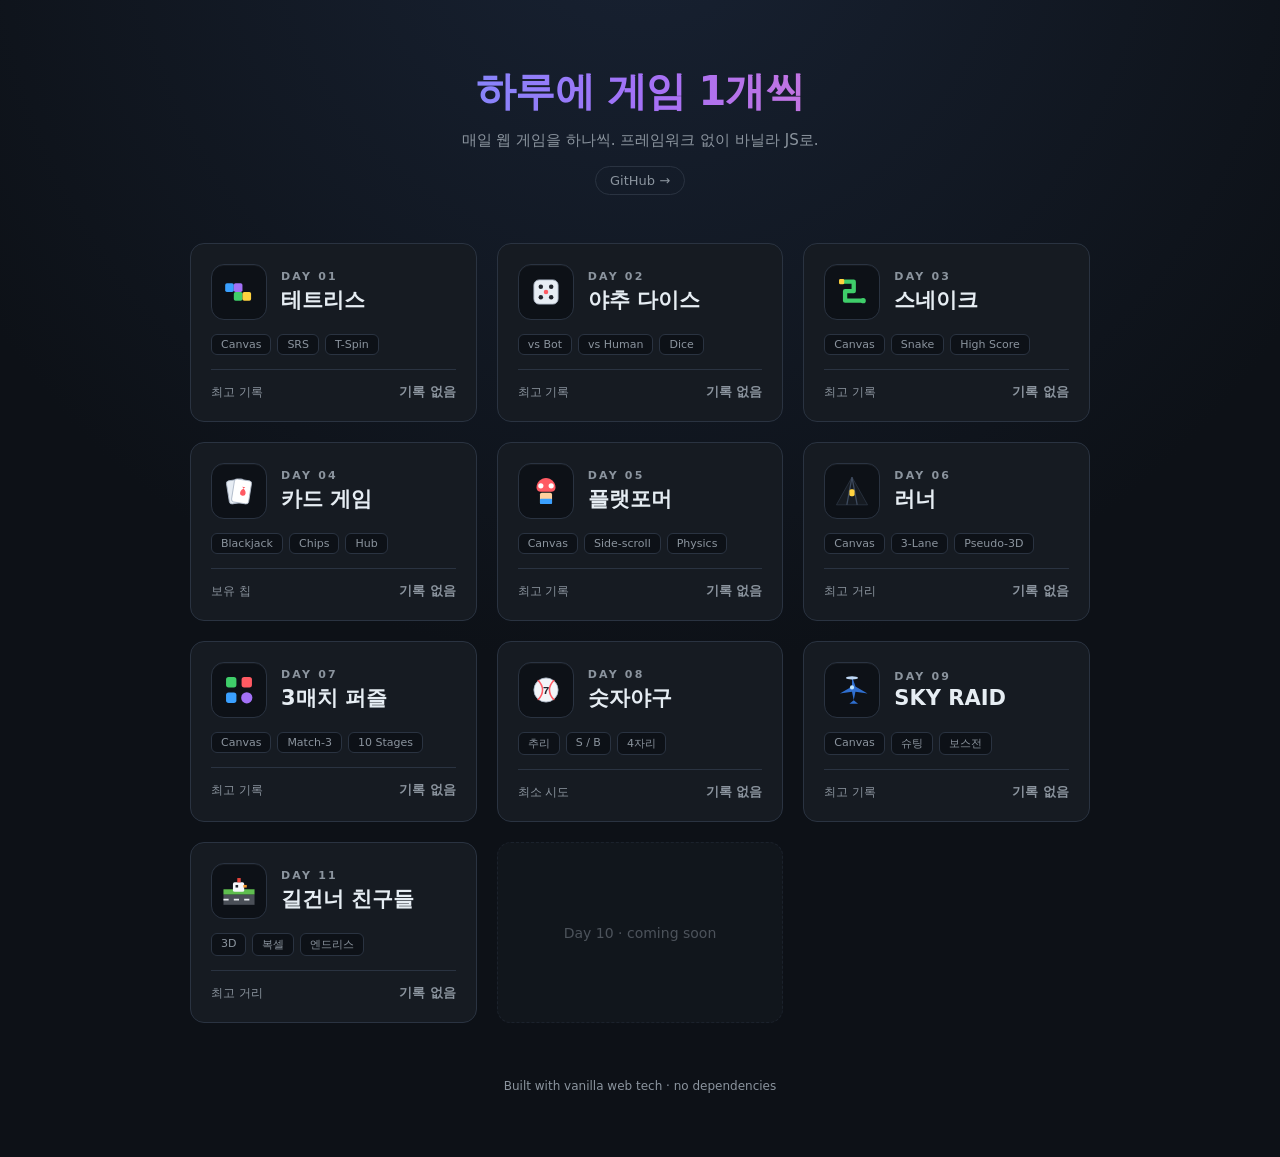
<file: index.html>
<!DOCTYPE html>
<html lang="ko">
<head>
  <meta charset="UTF-8">
  <meta name="viewport" content="width=device-width, initial-scale=1.0">
  <title>하루에 게임 1개씩</title>
  <style>
    :root {
      --bg: #0d1117;
      --panel: #161b22;
      --line: #2a3341;
      --text: #e6edf3;
      --dim: #8b949e;
      --accent: #ffd23f;
    }
    * { box-sizing: border-box; margin: 0; padding: 0; }
    body {
      background: radial-gradient(circle at 50% -10%, #182233, #0d1117 55%);
      color: var(--text);
      font-family: "Segoe UI", system-ui, -apple-system, sans-serif;
      min-height: 100vh;
      padding: 64px 24px;
    }
    .wrap { max-width: 900px; margin: 0 auto; }
    header { text-align: center; margin-bottom: 48px; }
    h1 {
      font-size: 40px; font-weight: 800; letter-spacing: -0.02em;
      background: linear-gradient(90deg, #58a6ff, #a371f7, #f778ba);
      -webkit-background-clip: text; background-clip: text; color: transparent;
    }
    header p { color: var(--dim); margin-top: 12px; font-size: 15px; }
    .repo {
      display: inline-block; margin-top: 16px; color: var(--dim); font-size: 13px;
      text-decoration: none; border: 1px solid var(--line);
      padding: 6px 14px; border-radius: 999px; transition: color .15s, border-color .15s;
    }
    .repo:hover { color: var(--text); border-color: var(--dim); }
    .grid {
      display: grid;
      grid-template-columns: repeat(auto-fill, minmax(240px, 1fr));
      gap: 20px;
    }
    .card {
      display: flex; flex-direction: column;
      background: var(--panel); border: 1px solid var(--line); border-radius: 14px;
      padding: 20px; text-decoration: none; color: inherit;
      transition: transform .15s, border-color .15s, box-shadow .15s;
    }
    .card:hover { transform: translateY(-4px); border-color: #3d5a80; box-shadow: 0 16px 40px rgba(0, 0, 0, .4); }
    .top { display: flex; align-items: center; gap: 14px; }
    .thumb {
      flex: none; width: 56px; height: 56px; border-radius: 13px;
      display: flex; align-items: center; justify-content: center;
      background: #0d1117; border: 1px solid var(--line);
      box-shadow: inset 0 1px 0 rgba(255, 255, 255, .04);
    }
    .thumb svg { width: 38px; height: 38px; display: block; }
    .head .day { font-size: 11px; letter-spacing: .2em; color: var(--dim); font-weight: 600; }
    .head h2 { font-size: 21px; margin-top: 3px; }
    .tags { display: flex; gap: 6px; flex-wrap: wrap; margin-top: 14px; }
    .tag {
      font-size: 11px; color: var(--dim); background: #0d1117;
      border: 1px solid var(--line); padding: 3px 9px; border-radius: 6px;
    }
    .hs {
      display: flex; align-items: center; justify-content: space-between;
      margin-top: 14px; padding-top: 13px; border-top: 1px solid var(--line);
    }
    .hs .lbl { font-size: 12px; color: var(--dim); }
    .hs .val { font-size: 16px; font-weight: 800; color: var(--accent); font-variant-numeric: tabular-nums; }
    .hs .val.none { color: var(--dim); font-weight: 600; font-size: 13px; }
    .soon {
      opacity: .5; border-style: dashed; align-items: center; justify-content: center;
      min-height: 148px; color: var(--dim); font-size: 14px;
    }
    footer { text-align: center; margin-top: 56px; color: var(--dim); font-size: 12px; }
  </style>
</head>
<body>
  <div class="wrap">
    <header>
      <h1>하루에 게임 1개씩</h1>
      <p>매일 웹 게임을 하나씩. 프레임워크 없이 바닐라 JS로.</p>
      <a class="repo" href="https://github.com/dhlee0903/one-game-a-day" target="_blank" rel="noopener">GitHub →</a>
    </header>

    <div class="grid" id="grid"></div>

    <footer>Built with vanilla web tech · no dependencies</footer>
  </div>

  <script>
    // High scores live in localStorage (shared origin with each game page).
    const num = (k) => { try { return Number(localStorage.getItem(k)) || 0; } catch { return 0; } };
    const jsonBest = (k) => { try { return (JSON.parse(localStorage.getItem(k)) || {}).best || 0; } catch { return 0; } };

    // Simple thematic SVG thumbnails (self-contained, no assets).
    const ICON = {
      tetris: `<svg viewBox="0 0 44 44">
        <rect x="6" y="12" width="10" height="10" rx="2" fill="#3aa0ff"/>
        <rect x="16" y="12" width="10" height="10" rx="2" fill="#a371f7"/>
        <rect x="16" y="22" width="10" height="10" rx="2" fill="#3fce6a"/>
        <rect x="26" y="22" width="10" height="10" rx="2" fill="#ffd23f"/></svg>`,
      dice: `<svg viewBox="0 0 44 44">
        <rect x="8" y="8" width="28" height="28" rx="6" fill="#e7edf4" stroke="#aeb9c8"/>
        <circle cx="16" cy="16" r="2.6" fill="#20242c"/><circle cx="28" cy="16" r="2.6" fill="#20242c"/>
        <circle cx="22" cy="22" r="2.6" fill="#ff5a63"/>
        <circle cx="16" cy="28" r="2.6" fill="#20242c"/><circle cx="28" cy="28" r="2.6" fill="#20242c"/></svg>`,
      snake: `<svg viewBox="0 0 44 44" fill="none" stroke="#3fce6a" stroke-width="5" stroke-linecap="round" stroke-linejoin="round">
        <path d="M10 10h14v11H14v11h20"/>
        <circle cx="35" cy="32" r="3" fill="#3fce6a" stroke="none"/>
        <rect x="7" y="7" width="6" height="6" rx="1.5" fill="#ffd23f" stroke="none"/></svg>`,
      cards: `<svg viewBox="0 0 44 44">
        <rect x="9" y="9" width="20" height="27" rx="3" fill="#e7edf4" stroke="#aeb9c8" transform="rotate(-9 19 22)"/>
        <rect x="15" y="9" width="20" height="27" rx="3" fill="#fff" stroke="#aeb9c8" transform="rotate(9 25 22)"/>
        <path d="M25 17c3 3 5 4 5 7a3.2 3.2 0 0 1-6.4 0c0-3 2-4 5-7z" fill="#ff5a63" transform="rotate(9 25 22)"/></svg>`,
      platformer: `<svg viewBox="0 0 44 44">
        <path d="M22 7c6 0 11 5 11 11 0 3-2 5-5 5H16c-3 0-5-2-5-5C11 12 16 7 22 7z" fill="#ff5a63"/>
        <circle cx="16" cy="16" r="3" fill="#fff"/><circle cx="28" cy="16" r="3" fill="#fff"/>
        <rect x="15" y="24" width="14" height="13" rx="2" fill="#ffcf9e"/>
        <rect x="15" y="31" width="14" height="6" rx="1" fill="#3aa0ff"/></svg>`,
      runner: `<svg viewBox="0 0 44 44">
        <path d="M22 6 4 38h36z" fill="#161b22" stroke="#2a3341"/>
        <path d="M22 6 16 38M22 6l6 32" stroke="#3d4a5e" stroke-width="1.5"/>
        <rect x="19" y="20" width="6" height="8" rx="2" fill="#ffd23f"/></svg>`,
      match3: `<svg viewBox="0 0 44 44">
        <rect x="7" y="7" width="12" height="12" rx="3" fill="#3fce6a"/>
        <rect x="25" y="7" width="12" height="12" rx="3" fill="#ff5a63"/>
        <rect x="7" y="25" width="12" height="12" rx="3" fill="#3aa0ff"/>
        <circle cx="31" cy="31" r="6.5" fill="#a371f7"/></svg>`,
      plane: `<svg viewBox="0 0 44 44">
        <path d="M22 6 26 18l14 8-14-2-2 10 5 4H19l5-4-2-10-14 2 14-8z" fill="#2f6fd0"/>
        <ellipse cx="22" cy="8" rx="7" ry="1.8" fill="#bfd8f5"/>
        <circle cx="22" cy="19" r="2.4" fill="#bfe6ff"/></svg>`,
      baseball: `<svg viewBox="0 0 44 44">
        <circle cx="22" cy="22" r="14" fill="#f2f5f9" stroke="#aeb9c8"/>
        <path d="M13 11c4 4 5 7 5 11s-1 7-5 11M31 11c-4 4-5 7-5 11s1 7 5 11"
              fill="none" stroke="#ff5a63" stroke-width="1.8" stroke-linecap="round"/>
        <text x="22" y="27" text-anchor="middle" font-size="13" font-weight="800"
              font-family="ui-monospace, Menlo, monospace" fill="#20242c">7</text></svg>`,
      crossy: `<svg viewBox="0 0 44 44">
        <rect x="4" y="26" width="36" height="12" fill="#4a4f57"/>
        <rect x="4" y="31" width="6" height="2" fill="#e9edf2"/>
        <rect x="16" y="31" width="6" height="2" fill="#e9edf2"/>
        <rect x="28" y="31" width="6" height="2" fill="#e9edf2"/>
        <rect x="4" y="20" width="36" height="6" fill="#5fbf4f"/>
        <rect x="15" y="12" width="13" height="11" rx="2" fill="#f7f9fc"/>
        <rect x="20" y="7" width="4" height="5" fill="#e8453c"/>
        <rect x="27" y="15" width="4" height="3" fill="#f0952e"/>
        <rect x="18" y="15" width="3" height="3" fill="#20242c"/></svg>`,
    };

    const GAMES = [
      { day: '01', dir: 'day01-tetris',    name: '테트리스',    icon: 'tetris',     tags: ['Canvas', 'SRS', 'T-Spin'],           hs: () => num('og-hs-day01'),        unit: '점' },
      { day: '02', dir: 'day02-yacht-dice', name: '야추 다이스', icon: 'dice',       tags: ['vs Bot', 'vs Human', 'Dice'],        hs: () => jsonBest('yacht-dice-stats'), unit: '점' },
      { day: '03', dir: 'day03-snake',      name: '스네이크',    icon: 'snake',      tags: ['Canvas', 'Snake', 'High Score'],     hs: () => num('snake-best'),          unit: '점' },
      { day: '04', dir: 'day04-cards',      name: '카드 게임',   icon: 'cards',      tags: ['Blackjack', 'Chips', 'Hub'],         hs: () => num('cards-chips'),         unit: '칩', lbl: '보유 칩' },
      { day: '05', dir: 'day05-platformer', name: '플랫포머',    icon: 'platformer', tags: ['Canvas', 'Side-scroll', 'Physics'],  hs: () => num('og-hs-day05'),         unit: '점' },
      { day: '06', dir: 'day06-runner',     name: '러너',        icon: 'runner',     tags: ['Canvas', '3-Lane', 'Pseudo-3D'],     hs: () => num('day06-runner-best'),   unit: 'm', lbl: '최고 거리' },
      { day: '07', dir: 'day07-match3',     name: '3매치 퍼즐',  icon: 'match3',     tags: ['Canvas', 'Match-3', '10 Stages'],    hs: () => num('og-hs-day07'),         unit: '점' },
      { day: '08', dir: 'day08-baseball',   name: '숫자야구',    icon: 'baseball',   tags: ['추리', 'S / B', '4자리'],          hs: () => num('og-hs-day08'),         unit: '회', lbl: '최소 시도' },
      { day: '09', dir: 'day09-shooter',    name: 'SKY RAID',    icon: 'plane',      tags: ['Canvas', '슈팅', '보스전'],          hs: () => num('og-hs-day09'),         unit: '점' },
      { day: '11', dir: 'day11-crossy',     name: '길건너 친구들', icon: 'crossy',     tags: ['3D', '복셀', '엔드리스'],           hs: () => num('og-hs-day11'),         unit: '칸', lbl: '최고 거리' },
    ];

    const grid = document.getElementById('grid');
    for (const g of GAMES) {
      const score = g.hs();
      const scoreHtml = score > 0
        ? `<span class="lbl">${g.lbl || '최고 기록'}</span><span class="val">${score.toLocaleString()}${g.unit}</span>`
        : `<span class="lbl">${g.lbl || '최고 기록'}</span><span class="val none">기록 없음</span>`;
      const a = document.createElement('a');
      a.className = 'card';
      a.href = `./${g.dir}/`;
      a.innerHTML = `
        <div class="top">
          <div class="thumb">${ICON[g.icon]}</div>
          <div class="head"><div class="day">DAY ${g.day}</div><h2>${g.name}</h2></div>
        </div>
        <div class="tags">${g.tags.map((t) => `<span class="tag">${t}</span>`).join('')}</div>
        <div class="hs">${scoreHtml}</div>`;
      grid.appendChild(a);
    }

    const soon = document.createElement('div');
    soon.className = 'card soon';
    soon.textContent = 'Day 10 · coming soon';
    grid.appendChild(soon);
  </script>
</body>
</html>
</file>
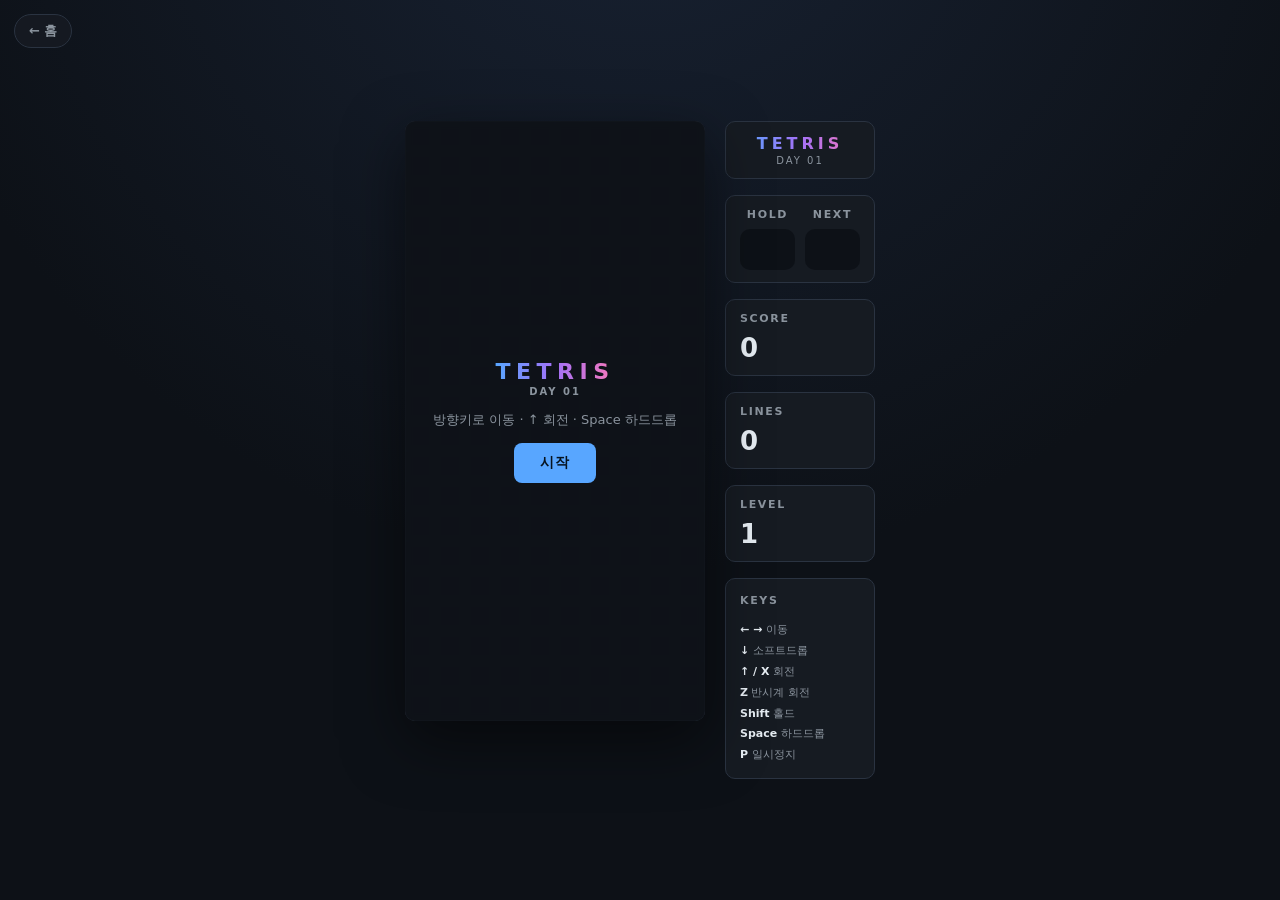
<file: day01-tetris/index.html>
<!DOCTYPE html>
<html lang="ko">
<head>
  <meta charset="UTF-8">
  <meta name="viewport" content="width=device-width, initial-scale=1.0, user-scalable=no">
  <title>TETRIS · Day 01</title>
  <link rel="stylesheet" href="css/style.css">
</head>
<body>
  <a class="home" href="../">&larr; 홈</a>
  <div class="app">
    <div class="board-wrap">
      <canvas id="board" width="300" height="600"></canvas>
      <div class="popup" id="popup"></div>
      <div class="overlay show" id="overlay"></div>
    </div>

    <div class="side">
      <div class="card" style="text-align:center;">
        <span class="title" style="font-size:16px;">TETRIS</span>
        <span class="sub">DAY 01</span>
      </div>
      <div class="card previews">
        <div><h2>Hold</h2><canvas id="hold" width="96" height="72"></canvas></div>
        <div><h2>Next</h2><canvas id="next" width="96" height="72"></canvas></div>
      </div>
      <div class="card"><h2>Score</h2><div class="stat" id="score">0</div></div>
      <div class="card"><h2>Lines</h2><div class="stat" id="lines">0</div></div>
      <div class="card"><h2>Level</h2><div class="stat" id="level">1</div></div>
      <div class="card keys">
        <h2>Keys</h2>
        <b>&larr; &rarr;</b> 이동<br>
        <b>&darr;</b> 소프트드롭<br>
        <b>&uarr; / X</b> 회전<br>
        <b>Z</b> 반시계 회전<br>
        <b>Shift</b> 홀드<br>
        <b>Space</b> 하드드롭<br>
        <b>P</b> 일시정지
      </div>
      <div class="touch" id="touch">
        <button data-a="hold">&#8646;</button>
        <button data-a="left">&#9664;</button>
        <button data-a="rotate">&#10227;</button>
        <button data-a="right">&#9654;</button>
        <button data-a="down">&#9660;</button>
        <button data-a="drop">&#10515;</button>
      </div>
    </div>
  </div>

  <script type="module" src="src/main.js"></script>
</body>
</html>
</file>
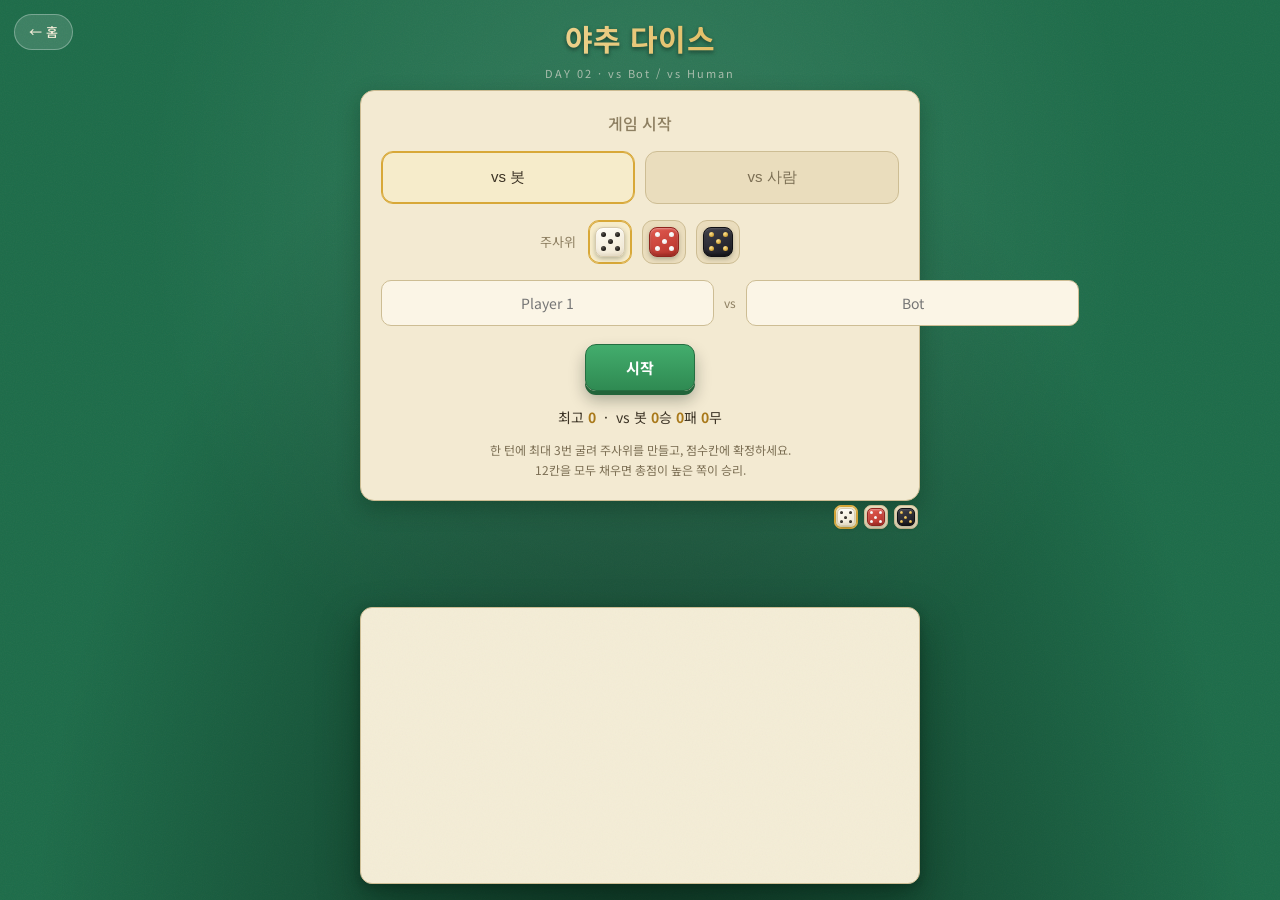
<file: day02-yacht-dice/index.html>
<!DOCTYPE html>
<html lang="ko">
<head>
  <meta charset="UTF-8">
  <meta name="viewport" content="width=device-width, initial-scale=1.0">
  <title>야추 다이스 · Day 02</title>
  <link rel="preconnect" href="https://fonts.googleapis.com">
  <link rel="preconnect" href="https://fonts.gstatic.com" crossorigin>
  <link href="https://fonts.googleapis.com/css2?family=Noto+Sans+KR:wght@400;500;700&display=swap" rel="stylesheet">
  <link rel="stylesheet" href="css/style.css">
</head>
<body>
  <a class="home" href="../">&larr; 홈</a>
  <div class="wrap">
    <header>
      <h1>야추 다이스</h1>
      <p class="sub">DAY 02 · vs Bot / vs Human</p>
    </header>

    <section id="setup" class="panel">
      <h2>게임 시작</h2>
      <div class="modes">
        <button class="mode active" data-mode="bot">vs 봇</button>
        <button class="mode" data-mode="human">vs 사람</button>
      </div>

      <div class="skins">
        <span class="skins-label">주사위</span>
        <button class="skin dice-ivory" data-skin="1" aria-label="주사위 1">
          <span class="die-mini"><span class="cell pip"></span><span class="cell"></span><span class="cell pip"></span><span class="cell"></span><span class="cell pip"></span><span class="cell"></span><span class="cell pip"></span><span class="cell"></span><span class="cell pip"></span></span>
        </button>
        <button class="skin dice-red" data-skin="2" aria-label="주사위 2">
          <span class="die-mini"><span class="cell pip"></span><span class="cell"></span><span class="cell pip"></span><span class="cell"></span><span class="cell pip"></span><span class="cell"></span><span class="cell pip"></span><span class="cell"></span><span class="cell pip"></span></span>
        </button>
        <button class="skin dice-onyx" data-skin="3" aria-label="주사위 3">
          <span class="die-mini"><span class="cell pip"></span><span class="cell"></span><span class="cell pip"></span><span class="cell"></span><span class="cell pip"></span><span class="cell"></span><span class="cell pip"></span><span class="cell"></span><span class="cell pip"></span></span>
        </button>
      </div>
      <div class="names">
        <input id="name1" placeholder="Player 1" maxlength="10">
        <span class="vs">vs</span>
        <input id="name2" placeholder="Bot" maxlength="10">
      </div>
      <button id="startBtn" class="primary">시작</button>
      <div id="stats" class="stats"></div>
      <p class="rules-hint">한 턴에 최대 3번 굴려 주사위를 만들고, 점수칸에 확정하세요.<br>12칸을 모두 채우면 총점이 높은 쪽이 승리.</p>
    </section>

    <section id="game" class="panel" hidden>
      <div class="skins ingame">
        <button class="skin dice-ivory" data-skin="1" aria-label="주사위 1">
          <span class="die-mini"><span class="cell pip"></span><span class="cell"></span><span class="cell pip"></span><span class="cell"></span><span class="cell pip"></span><span class="cell"></span><span class="cell pip"></span><span class="cell"></span><span class="cell pip"></span></span>
        </button>
        <button class="skin dice-red" data-skin="2" aria-label="주사위 2">
          <span class="die-mini"><span class="cell pip"></span><span class="cell"></span><span class="cell pip"></span><span class="cell"></span><span class="cell pip"></span><span class="cell"></span><span class="cell pip"></span><span class="cell"></span><span class="cell pip"></span></span>
        </button>
        <button class="skin dice-onyx" data-skin="3" aria-label="주사위 3">
          <span class="die-mini"><span class="cell pip"></span><span class="cell"></span><span class="cell pip"></span><span class="cell"></span><span class="cell pip"></span><span class="cell"></span><span class="cell pip"></span><span class="cell"></span><span class="cell pip"></span></span>
        </button>
      </div>
      <div id="turn" class="turn"></div>
      <div id="dice" class="dice"></div>
      <div id="controls" class="controls"></div>
      <div id="scorecard" class="scorecard"></div>
      <div id="popup" class="toast"></div>
    </section>

    <div id="overlay" class="overlay"></div>
    <div id="confetti" class="confetti"></div>
  </div>

  <script type="module" src="src/main.js"></script>
</body>
</html>
</file>
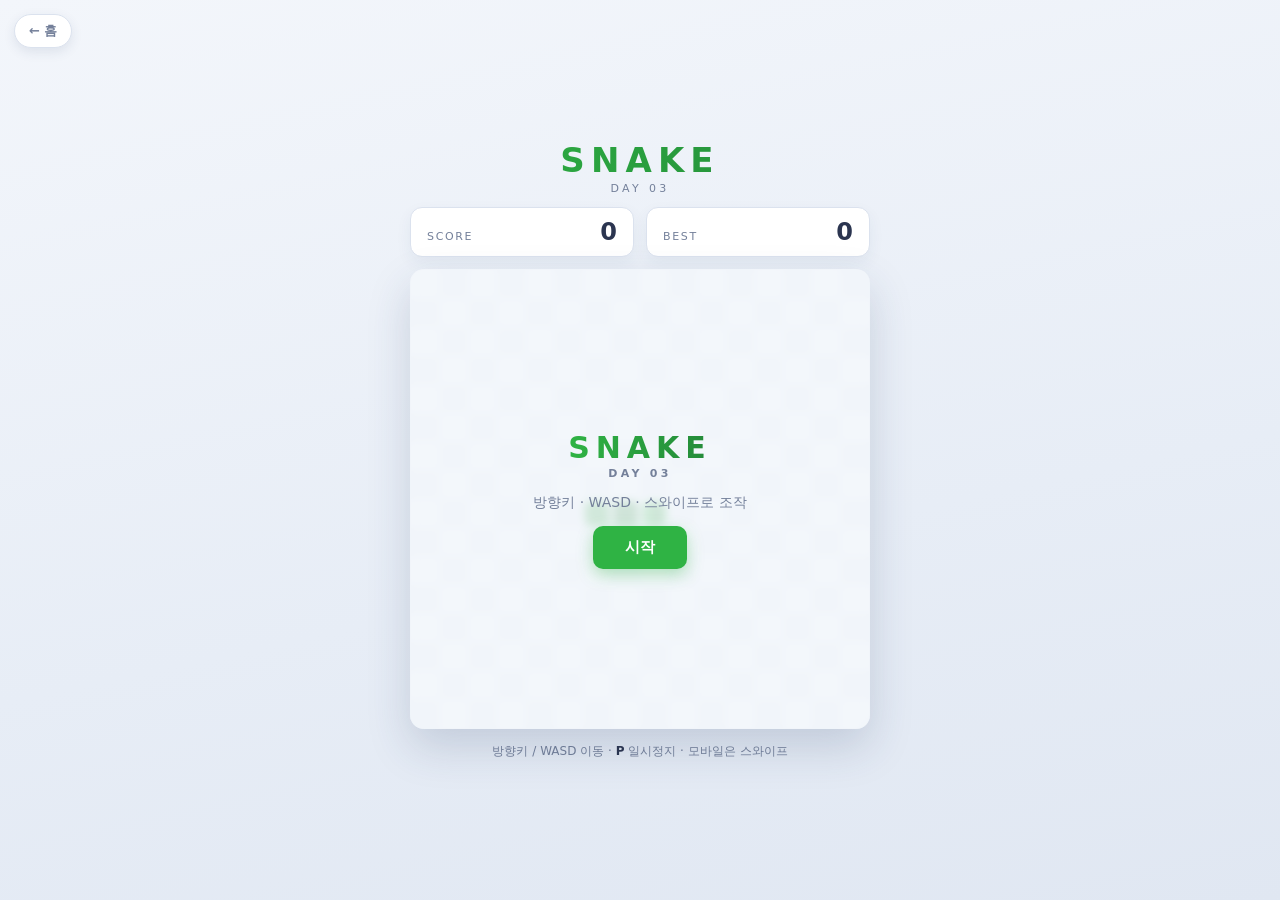
<file: day03-snake/index.html>
<!DOCTYPE html>
<html lang="ko">
<head>
  <meta charset="UTF-8">
  <meta name="viewport" content="width=device-width, initial-scale=1.0, user-scalable=no">
  <title>SNAKE · Day 03</title>
  <link rel="stylesheet" href="css/style.css">
</head>
<body>
  <a class="home" href="../">&larr; 홈</a>
  <div class="wrap">
    <header>
      <h1>SNAKE</h1>
      <p class="sub">DAY 03</p>
    </header>

    <div class="hud">
      <div class="stat"><span class="label">SCORE</span><span class="val" id="score">0</span></div>
      <div class="stat"><span class="label">BEST</span><span class="val" id="best">0</span></div>
    </div>

    <div class="board-wrap">
      <canvas id="board" width="432" height="432"></canvas>
      <div class="overlay show" id="overlay"></div>
    </div>

    <p class="keys">방향키 / WASD 이동 · <b>P</b> 일시정지 · 모바일은 스와이프</p>
  </div>

  <script type="module" src="src/main.js"></script>
</body>
</html>
</file>
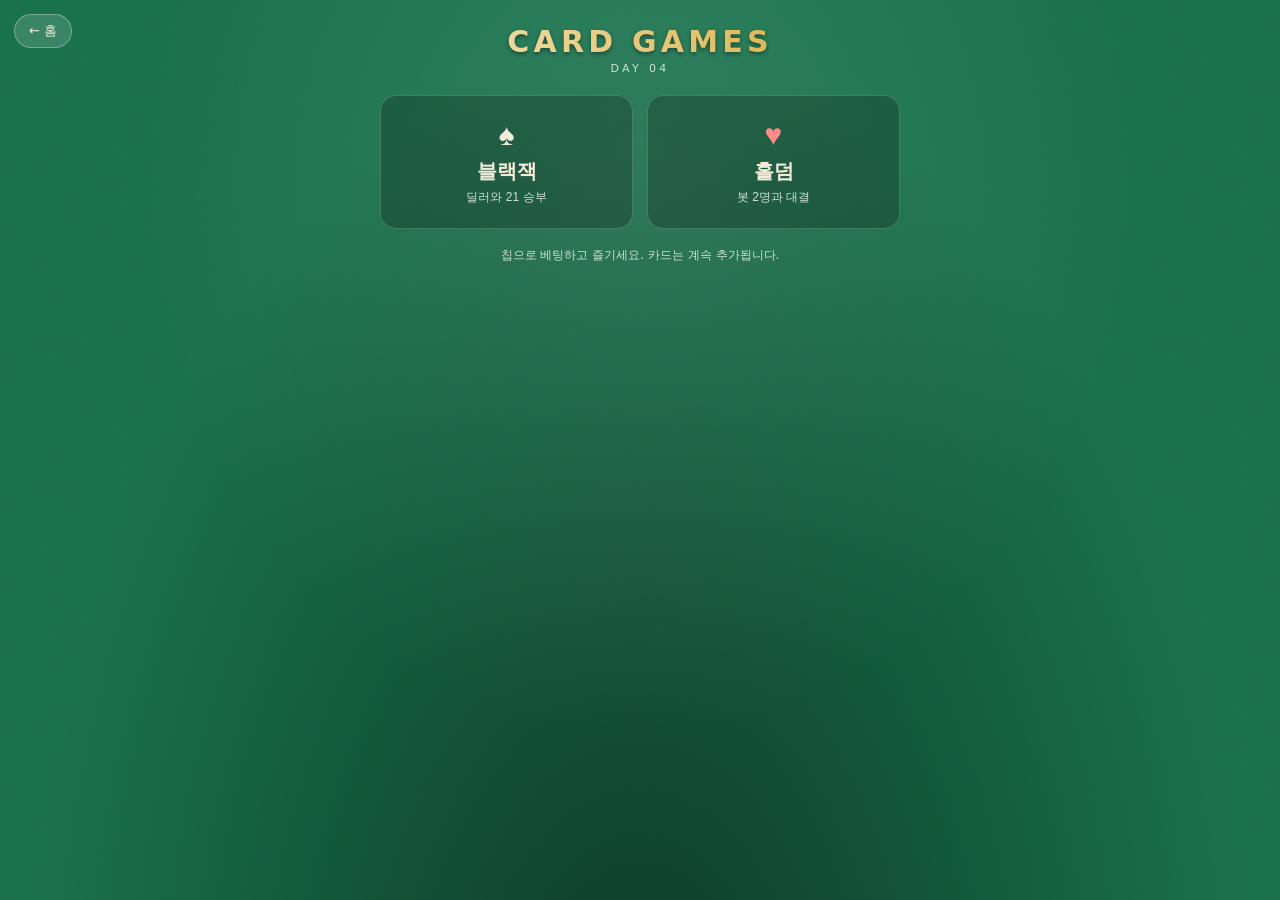
<file: day04-cards/index.html>
<!DOCTYPE html>
<html lang="ko">
<head>
  <meta charset="UTF-8">
  <meta name="viewport" content="width=device-width, initial-scale=1.0, user-scalable=no">
  <title>CARD GAMES · Day 04</title>
  <link rel="stylesheet" href="css/style.css">
</head>
<body>
  <a class="home" href="../">&larr; 홈</a>

  <div class="wrap">
    <header>
      <h1>CARD GAMES</h1>
      <p class="sub">DAY 04</p>
    </header>

    <section id="hub">
      <div class="games">
        <button class="game-card" data-game="blackjack">
          <span class="g-suit">♠</span>
          <h3>블랙잭</h3>
          <p>딜러와 21 승부</p>
        </button>
        <button class="game-card" data-game="holdem">
          <span class="g-suit red">♥</span>
          <h3>홀덤</h3>
          <p>봇 2명과 대결</p>
        </button>
      </div>
      <p class="hub-note">칩으로 베팅하고 즐기세요. 카드는 계속 추가됩니다.</p>
    </section>

    <section id="blackjack" hidden>
      <button class="back-btn" id="bjBack">&larr; 게임 선택</button>

      <div class="felt">
        <div class="hand-area">
          <div class="hand-label">딜러 <span class="hval" id="dealerVal"></span></div>
          <div class="cards" id="dealerCards"></div>
        </div>

        <div class="msg" id="bjMsg"></div>

        <div class="hand-area">
          <div class="hand-label">플레이어 <span class="hval" id="playerVal"></span></div>
          <div class="cards" id="playerCards"></div>
        </div>
      </div>

      <div class="bank">
        <span>칩 <b id="chips">0</b></span>
        <span>베팅 <b id="betAmt">0</b></span>
      </div>

      <div class="controls" id="bjControls"></div>
    </section>

    <section id="holdem" hidden>
      <button class="back-btn" id="hdBack">&larr; 게임 선택</button>

      <div class="table">
        <div class="hd-fx" id="hdFx"></div>
        <div class="seats" id="hdSeats"></div>
        <div class="board">
          <div class="pot">팟 <b id="hdPot">0</b></div>
          <div class="community" id="hdCommunity"></div>
        </div>
        <div class="hd-msg" id="hdMsg"></div>
        <div class="you-seat" id="hdYou"></div>
      </div>

      <div class="controls" id="hdControls"></div>
    </section>
  </div>

  <script type="module" src="src/main.js"></script>
</body>
</html>
</file>
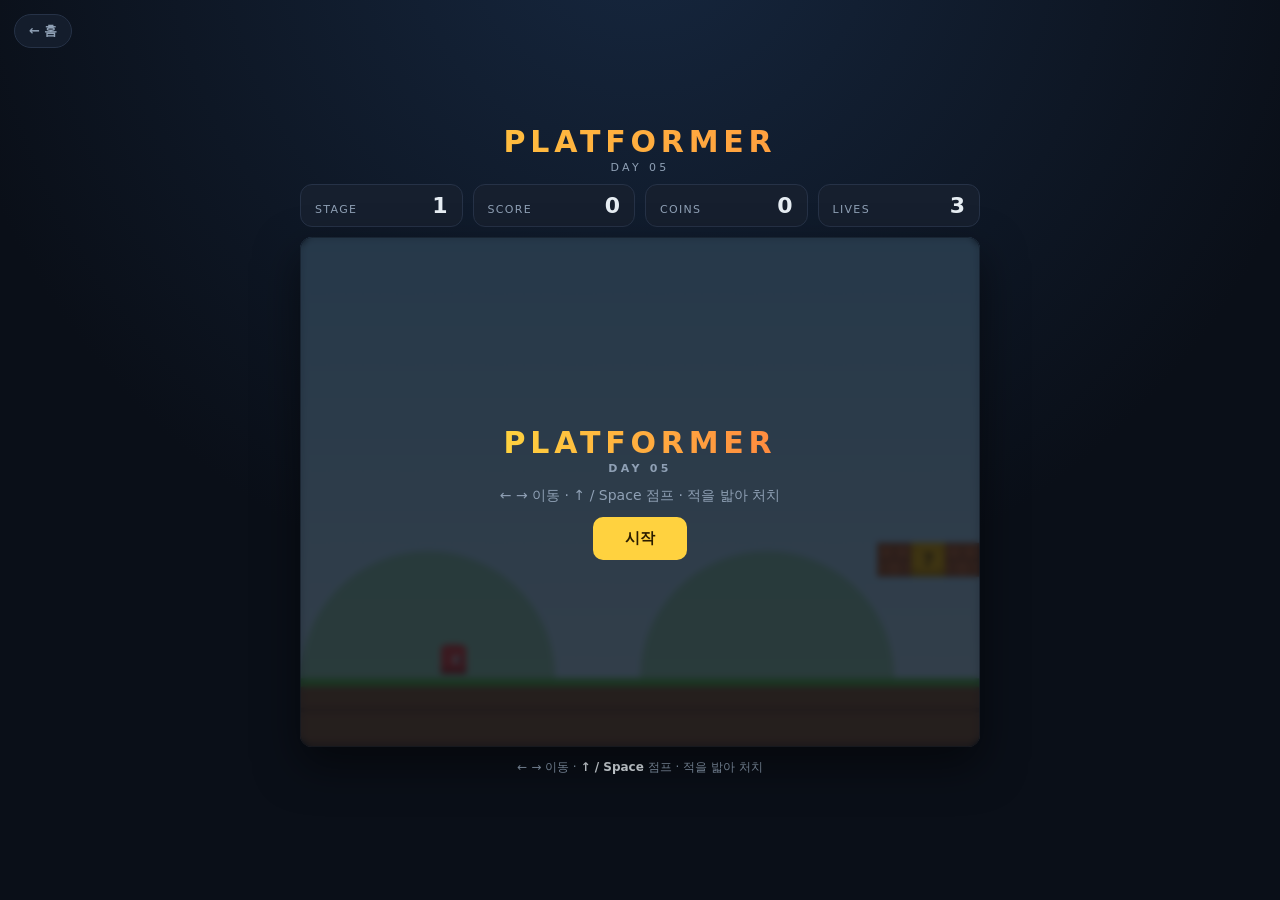
<file: day05-platformer/index.html>
<!DOCTYPE html>
<html lang="ko">
<head>
  <meta charset="UTF-8">
  <meta name="viewport" content="width=device-width, initial-scale=1.0, user-scalable=no">
  <title>PLATFORMER · Day 05</title>
  <link rel="stylesheet" href="css/style.css">
</head>
<body>
  <a class="home" href="../">&larr; 홈</a>

  <div class="wrap">
    <header>
      <h1>PLATFORMER</h1>
      <p class="sub">DAY 05</p>
    </header>

    <div class="hud">
      <div class="stat"><span class="label">STAGE</span><span class="val" id="stage">1</span></div>
      <div class="stat"><span class="label">SCORE</span><span class="val" id="score">0</span></div>
      <div class="stat"><span class="label">COINS</span><span class="val" id="coins">0</span></div>
      <div class="stat"><span class="label">LIVES</span><span class="val" id="lives">3</span></div>
    </div>

    <div class="board-wrap">
      <canvas id="board" width="640" height="480"></canvas>
      <div class="overlay show" id="overlay"></div>
    </div>

    <div class="touch">
      <div class="dpad">
        <button id="btnLeft" aria-label="왼쪽">&larr;</button>
        <button id="btnRight" aria-label="오른쪽">&rarr;</button>
      </div>
      <button id="btnJump" class="jump" aria-label="점프">점프</button>
    </div>

    <p class="keys">&larr; &rarr; 이동 · <b>&uarr; / Space</b> 점프 · 적을 밟아 처치</p>
  </div>

  <script type="module" src="src/main.js"></script>
</body>
</html>
</file>
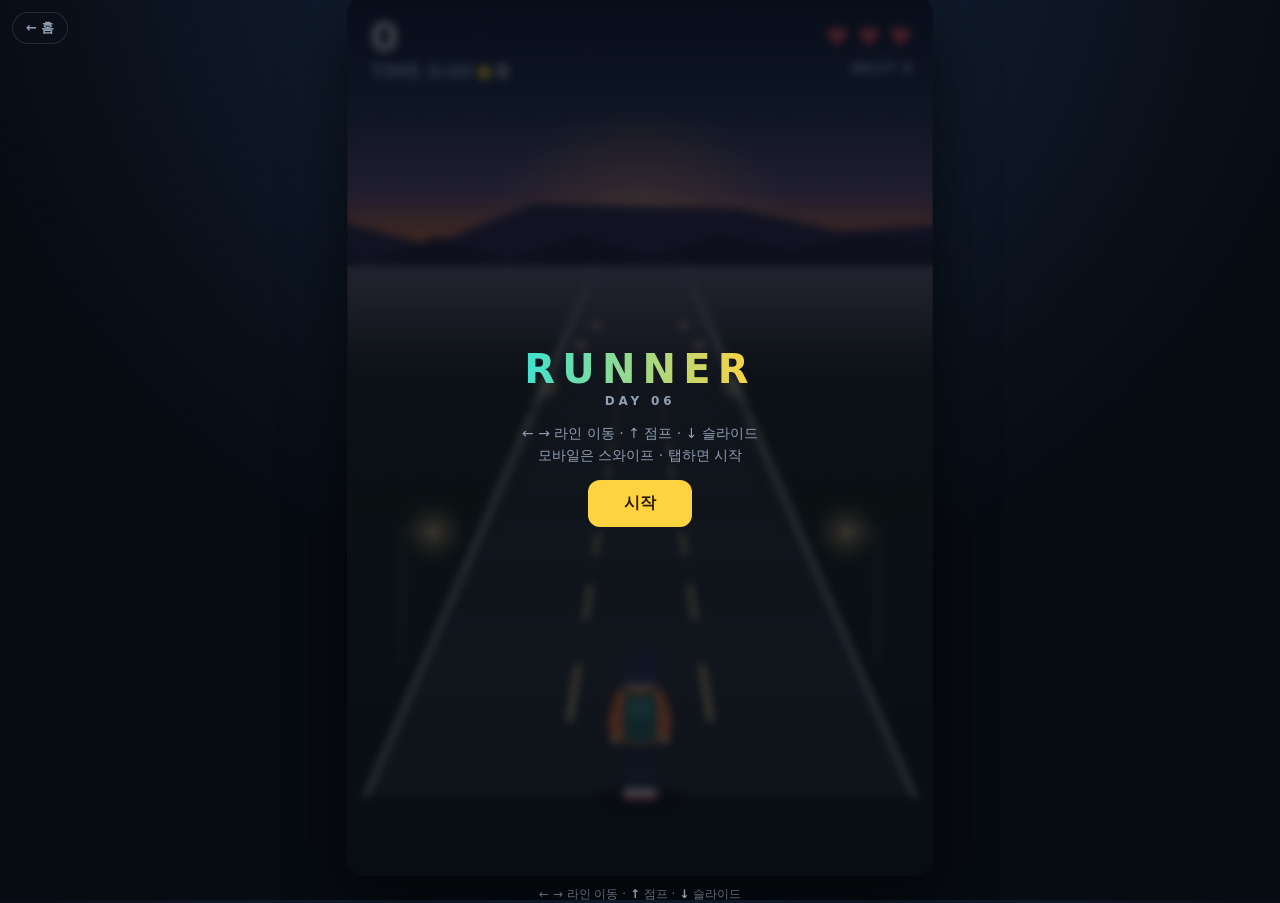
<file: day06-runner/index.html>
<!DOCTYPE html>
<html lang="ko">
<head>
  <meta charset="UTF-8">
  <meta name="viewport" content="width=device-width, initial-scale=1.0, maximum-scale=1.0, user-scalable=no, viewport-fit=cover">
  <title>RUNNER · Day 06</title>
  <link rel="stylesheet" href="css/style.css">
</head>
<body>
  <a class="home" href="../">&larr; 홈</a>

  <div class="board-wrap">
    <canvas id="board" width="480" height="720"></canvas>
    <div class="overlay show" id="overlay"></div>
  </div>

  <p class="keys">&larr; &rarr; 라인 이동 · <b>&uarr;</b> 점프 · <b>&darr;</b> 슬라이드</p>

  <script type="module" src="src/main.js"></script>
</body>
</html>
</file>
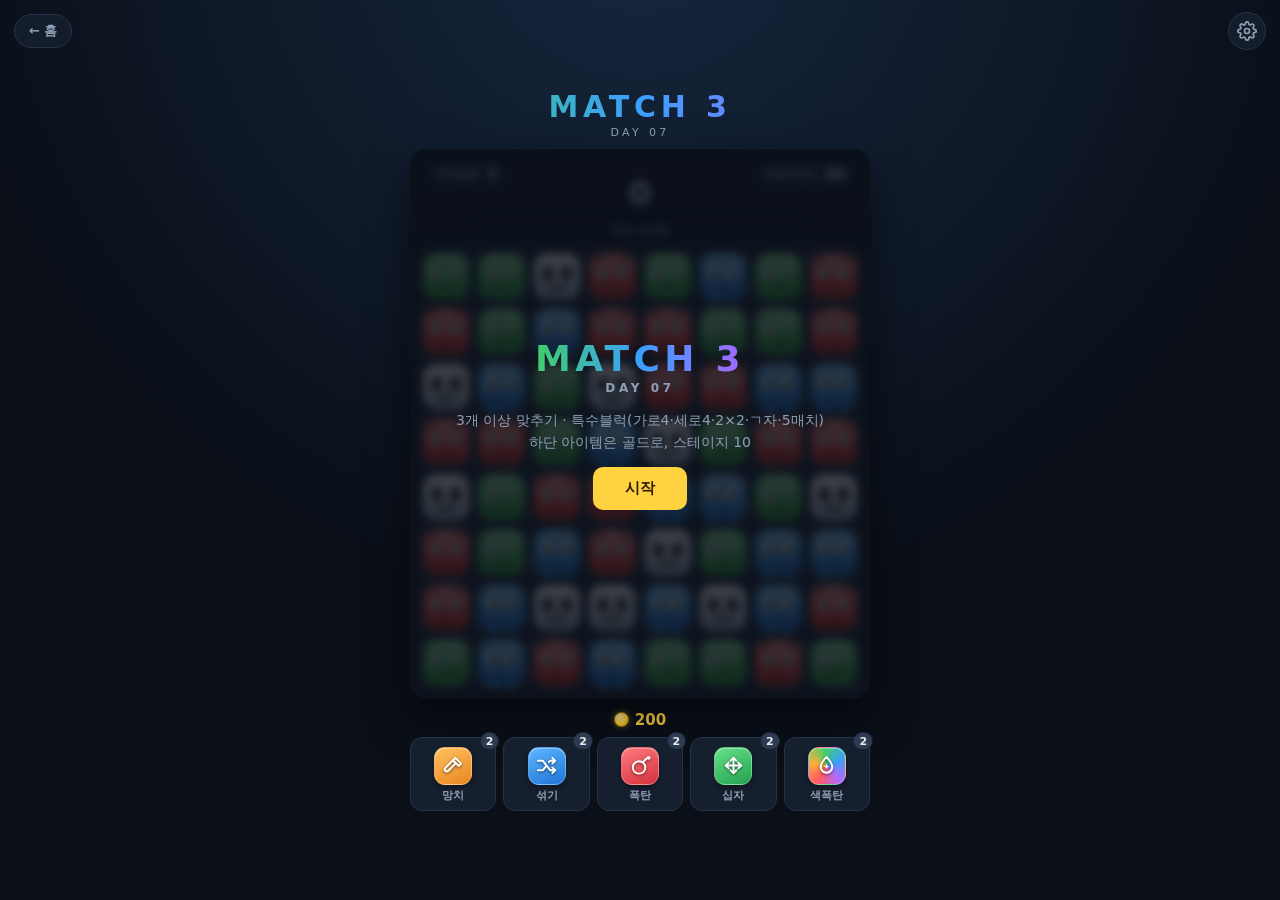
<file: day07-match3/index.html>
<!DOCTYPE html>
<html lang="ko">
<head>
  <meta charset="UTF-8">
  <meta name="viewport" content="width=device-width, initial-scale=1.0, maximum-scale=1.0, user-scalable=no, viewport-fit=cover">
  <title>MATCH 3 · Day 07</title>
  <link rel="stylesheet" href="css/style.css">
</head>
<body>
  <a class="home" href="../">&larr; 홈</a>
  <button class="gear" id="gear" aria-label="옵션">
    <svg viewBox="0 0 24 24" fill="none" stroke="currentColor" stroke-width="2" stroke-linecap="round" stroke-linejoin="round"><circle cx="12" cy="12" r="3"/><path d="M19.4 15a1.65 1.65 0 0 0 .33 1.82l.06.06a2 2 0 1 1-2.83 2.83l-.06-.06a1.65 1.65 0 0 0-1.82-.33 1.65 1.65 0 0 0-1 1.51V21a2 2 0 0 1-4 0v-.09A1.65 1.65 0 0 0 9 19.4a1.65 1.65 0 0 0-1.82.33l-.06.06a2 2 0 1 1-2.83-2.83l.06-.06a1.65 1.65 0 0 0 .33-1.82 1.65 1.65 0 0 0-1.51-1H3a2 2 0 0 1 0-4h.09A1.65 1.65 0 0 0 4.6 9a1.65 1.65 0 0 0-.33-1.82l-.06-.06a2 2 0 1 1 2.83-2.83l.06.06a1.65 1.65 0 0 0 1.82.33H9a1.65 1.65 0 0 0 1-1.51V3a2 2 0 0 1 4 0v.09a1.65 1.65 0 0 0 1 1.51 1.65 1.65 0 0 0 1.82-.33l.06-.06a2 2 0 1 1 2.83 2.83l-.06.06a1.65 1.65 0 0 0-.33 1.82V9a1.65 1.65 0 0 0 1.51 1H21a2 2 0 0 1 0 4h-.09a1.65 1.65 0 0 0-1.51 1z"/></svg>
  </button>
  <div class="modal" id="opts" hidden>
    <div class="sheet">
      <h3>옵션</h3>
      <div class="opt">
        <span>배경음</span>
        <button class="tog" data-opt="bgm" aria-label="배경음">
          <svg viewBox="0 0 24 24" fill="none" stroke="currentColor" stroke-width="2" stroke-linecap="round" stroke-linejoin="round"><path d="M9 18V5l12-2v13"/><circle cx="6" cy="18" r="3"/><circle cx="18" cy="16" r="3"/></svg>
        </button>
      </div>
      <div class="opt">
        <span>효과음</span>
        <button class="tog" data-opt="sfx" aria-label="효과음">
          <svg viewBox="0 0 24 24" fill="none" stroke="currentColor" stroke-width="2" stroke-linecap="round" stroke-linejoin="round"><path d="M11 5 6 9H2v6h4l5 4z"/><path d="M15.5 8.5a5 5 0 0 1 0 7"/><path d="M19 5a9 9 0 0 1 0 14"/></svg>
        </button>
      </div>
      <div class="opt" id="optVib" hidden>
        <span>진동</span>
        <button class="tog" data-opt="vibrate" aria-label="진동">
          <svg viewBox="0 0 24 24" fill="none" stroke="currentColor" stroke-width="2" stroke-linecap="round" stroke-linejoin="round"><rect x="8" y="3" width="8" height="18" rx="2"/><path d="M4 9v6M20 9v6"/></svg>
        </button>
      </div>
      <button class="btn" id="optClose">닫기</button>
    </div>
  </div>

  <div class="wrap">
    <header>
      <h1>MATCH 3</h1>
      <p class="sub">DAY 07</p>
    </header>

    <div class="board-wrap">
      <canvas id="board" width="432" height="516"></canvas>
      <div class="overlay show" id="overlay"></div>
    </div>

    <div class="itembar">
      <div class="gold"><span class="coin"></span><span id="gold">0</span></div>
      <div class="items" id="items">
        <button class="item" data-item="hammer">
          <span class="ic"><svg viewBox="0 0 24 24" fill="none" stroke="#fff" stroke-width="2" stroke-linecap="round" stroke-linejoin="round"><path d="M14 4l6 6-2.5 2.5-6-6z"/><path d="M11.5 6.5L3.5 14.5a2.1 2.1 0 0 0 3 3l8-8"/></svg></span>
          <span class="nm">망치</span><span class="cnt">0</span>
        </button>
        <button class="item" data-item="shuffle">
          <span class="ic"><svg viewBox="0 0 24 24" fill="none" stroke="#fff" stroke-width="2" stroke-linecap="round" stroke-linejoin="round"><path d="M3 7h5l8 10h5"/><path d="M18 14l3 3-3 3"/><path d="M3 17h5l3-3.5"/><path d="M14.5 8.5L16 7h5"/><path d="M18 4l3 3-3 3"/></svg></span>
          <span class="nm">섞기</span><span class="cnt">0</span>
        </button>
        <button class="item" data-item="bomb">
          <span class="ic"><svg viewBox="0 0 24 24" fill="none" stroke="#fff" stroke-width="2" stroke-linecap="round" stroke-linejoin="round"><circle cx="10.5" cy="14" r="6.5"/><path d="M15 8l2-2"/><path d="M17 6l1.2-1.2"/><path d="M19.5 4.5l.5-1.5 1.5.5-.5 1.5-1.5-.5z" fill="#fff"/></svg></span>
          <span class="nm">폭탄</span><span class="cnt">0</span>
        </button>
        <button class="item" data-item="cross">
          <span class="ic"><svg viewBox="0 0 24 24" fill="none" stroke="#fff" stroke-width="2" stroke-linecap="round" stroke-linejoin="round"><path d="M12 4v16M4 12h16"/><path d="M9 7l3-3 3 3M9 17l3 3 3-3M7 9l-3 3 3 3M17 9l3 3-3 3"/></svg></span>
          <span class="nm">십자</span><span class="cnt">0</span>
        </button>
        <button class="item" data-item="color">
          <span class="ic"><svg viewBox="0 0 24 24" fill="none" stroke="#fff" stroke-width="2" stroke-linecap="round" stroke-linejoin="round"><path d="M12 3s6 6.5 6 10.5a6 6 0 1 1-12 0C6 9.5 12 3 12 3z"/><path d="M12 10.5l1 2 2 .6-2 .6-1 2-1-2-2-.6 2-.6z" fill="#fff" stroke="none"/></svg></span>
          <span class="nm">색폭탄</span><span class="cnt">0</span>
        </button>
      </div>
    </div>
  </div>

  <script type="module" src="src/main.js"></script>
</body>
</html>
</file>
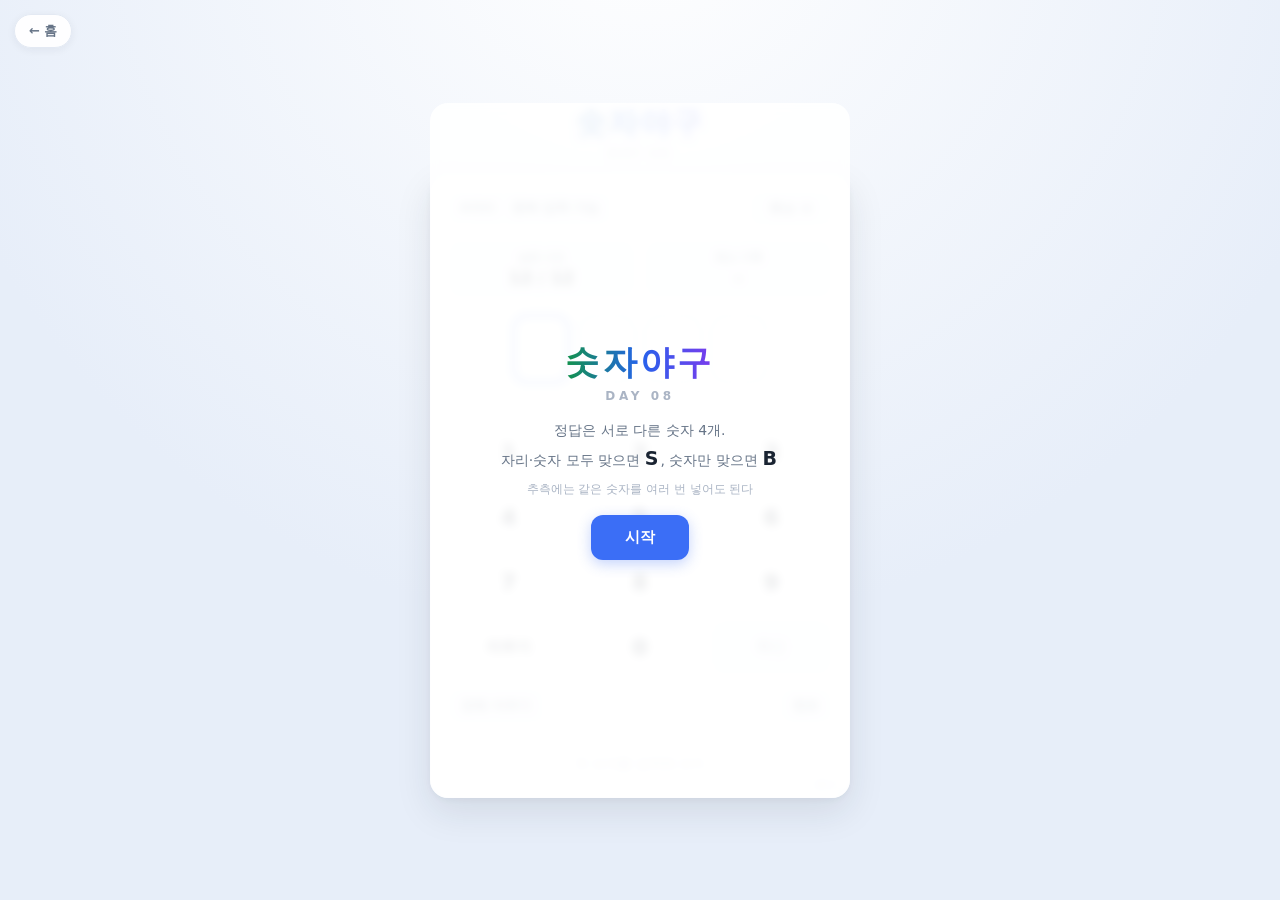
<file: day08-baseball/index.html>
<!DOCTYPE html>
<html lang="ko">
<head>
  <meta charset="UTF-8">
  <meta name="viewport" content="width=device-width, initial-scale=1.0, maximum-scale=1.0, user-scalable=no, viewport-fit=cover">
  <title>숫자야구 · Day 08</title>
  <link rel="stylesheet" href="css/style.css">
</head>
<body>
  <a class="home" href="../">&larr; 홈</a>

  <div class="wrap">
    <header>
      <h1>숫자야구</h1>
      <p class="sub">DAY 08</p>
    </header>

    <div class="panel">
      <div class="row top">
        <div class="rule">4자리 <span class="sep">·</span> 중복 입력 가능</div>
        <button class="opt" id="help">후보 수</button>
      </div>

      <div class="stats">
        <div class="stat"><span class="k">남은 시도</span><span class="v" id="tries">-</span></div>
        <div class="stat"><span class="k">최소 기록</span><span class="v" id="best">-</span></div>
      </div>

      <div class="board">
        <div class="slots" id="slots"></div>
        <div class="msg" id="msg"></div>
      </div>

      <div class="keypad" id="keypad">
        <button data-digit="1">1</button>
        <button data-digit="2">2</button>
        <button data-digit="3">3</button>
        <button data-digit="4">4</button>
        <button data-digit="5">5</button>
        <button data-digit="6">6</button>
        <button data-digit="7">7</button>
        <button data-digit="8">8</button>
        <button data-digit="9">9</button>
        <button class="wide" id="del">지우기</button>
        <button data-digit="0">0</button>
        <button class="go" id="ok">확인</button>
      </div>

      <div class="row bottom">
        <button class="opt" id="clear">전체 지우기</button>
        <button class="opt" id="hint">힌트</button>
      </div>

      <ol class="history" id="history"></ol>
      <div class="ver" id="ver"></div>
    </div>

    <div class="overlay" id="overlay"></div>
  </div>

  <script type="module" src="src/main.js"></script>
</body>
</html>
</file>
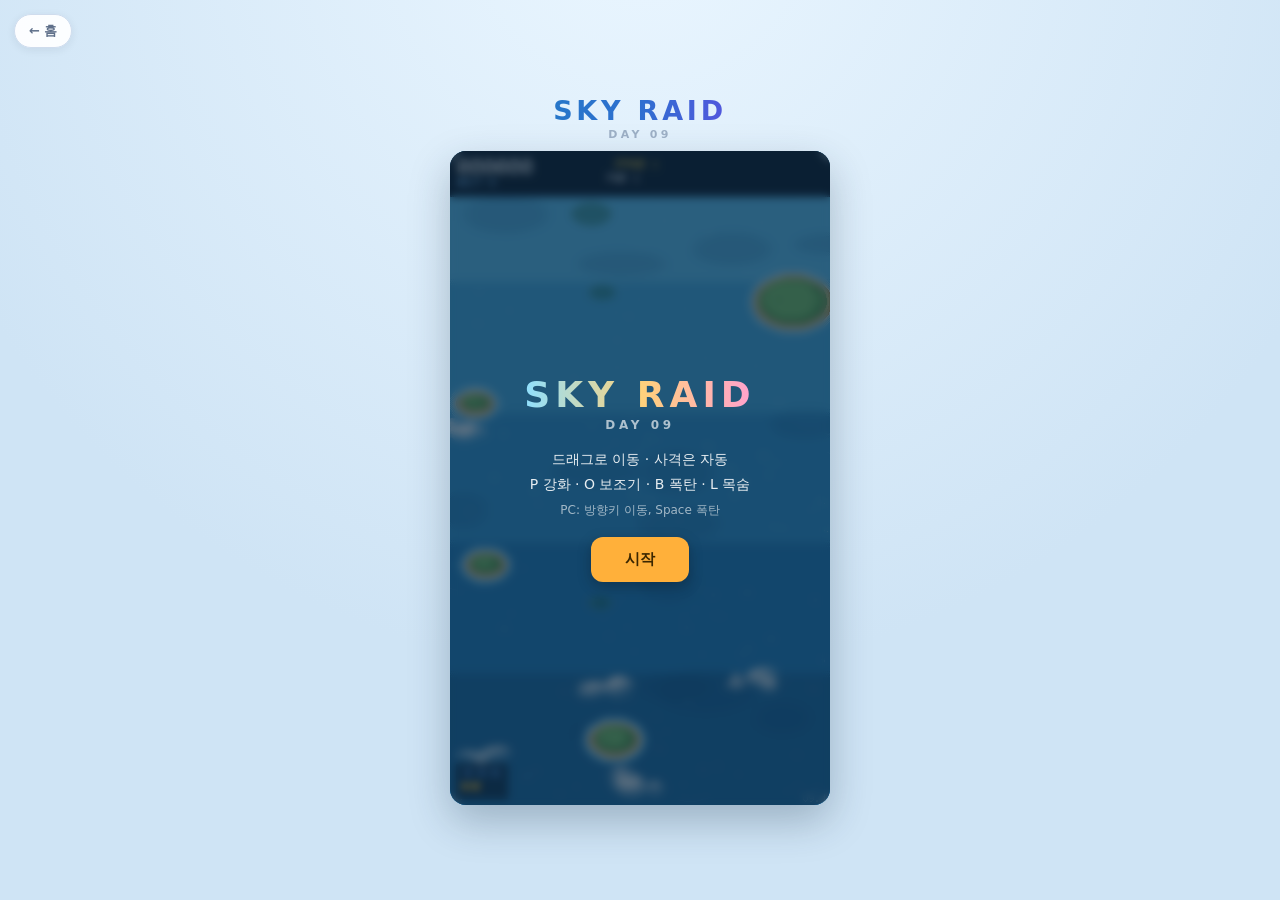
<file: day09-shooter/index.html>
<!DOCTYPE html>
<html lang="ko">
<head>
  <meta charset="UTF-8">
  <meta name="viewport" content="width=device-width, initial-scale=1.0, maximum-scale=1.0, user-scalable=no, viewport-fit=cover">
  <title>SKY RAID · Day 09</title>
  <link rel="stylesheet" href="css/style.css">
</head>
<body>
  <a class="home" href="../">&larr; 홈</a>

  <div class="wrap">
    <header>
      <h1>SKY RAID</h1>
      <p class="sub">DAY 09</p>
    </header>

    <div class="board-wrap">
      <canvas id="board"></canvas>

      <button class="gear" id="gear" aria-label="일시정지 · 설정">
        <svg viewBox="0 0 16 16" width="20" height="20" shape-rendering="crispEdges" aria-hidden="true">
          <mask id="gearMask">
            <rect width="16" height="16" fill="#000"/>
            <g fill="#fff">
              <rect x="6" y="0" width="4" height="16"/>
              <rect x="0" y="6" width="16" height="4"/>
              <rect x="3" y="3" width="10" height="10"/>
              <rect x="2" y="2" width="3" height="3"/><rect x="11" y="2" width="3" height="3"/>
              <rect x="2" y="11" width="3" height="3"/><rect x="11" y="11" width="3" height="3"/>
            </g>
            <rect x="6" y="6" width="4" height="4" fill="#000"/>
          </mask>
          <rect width="16" height="16" fill="currentColor" mask="url(#gearMask)"/>
        </svg>
      </button>

      <button class="bomb" id="bomb" aria-label="폭탄">BOMB</button>

      <div class="overlay" id="overlay"></div>

      <div class="overlay menu" id="pause">
        <h2>일시정지</h2>
        <div class="menu-list">
          <button class="btn" id="pResume">계속하기</button>
          <button class="btn ghost" id="pRestart">다시 시작</button>
          <a class="btn ghost" href="../">홈으로</a>
        </div>
        <p class="dim">PC: Esc 또는 P로도 열고 닫는다</p>
      </div>
    </div>
  </div>

  <script type="module" src="src/main.js"></script>
</body>
</html>
</file>
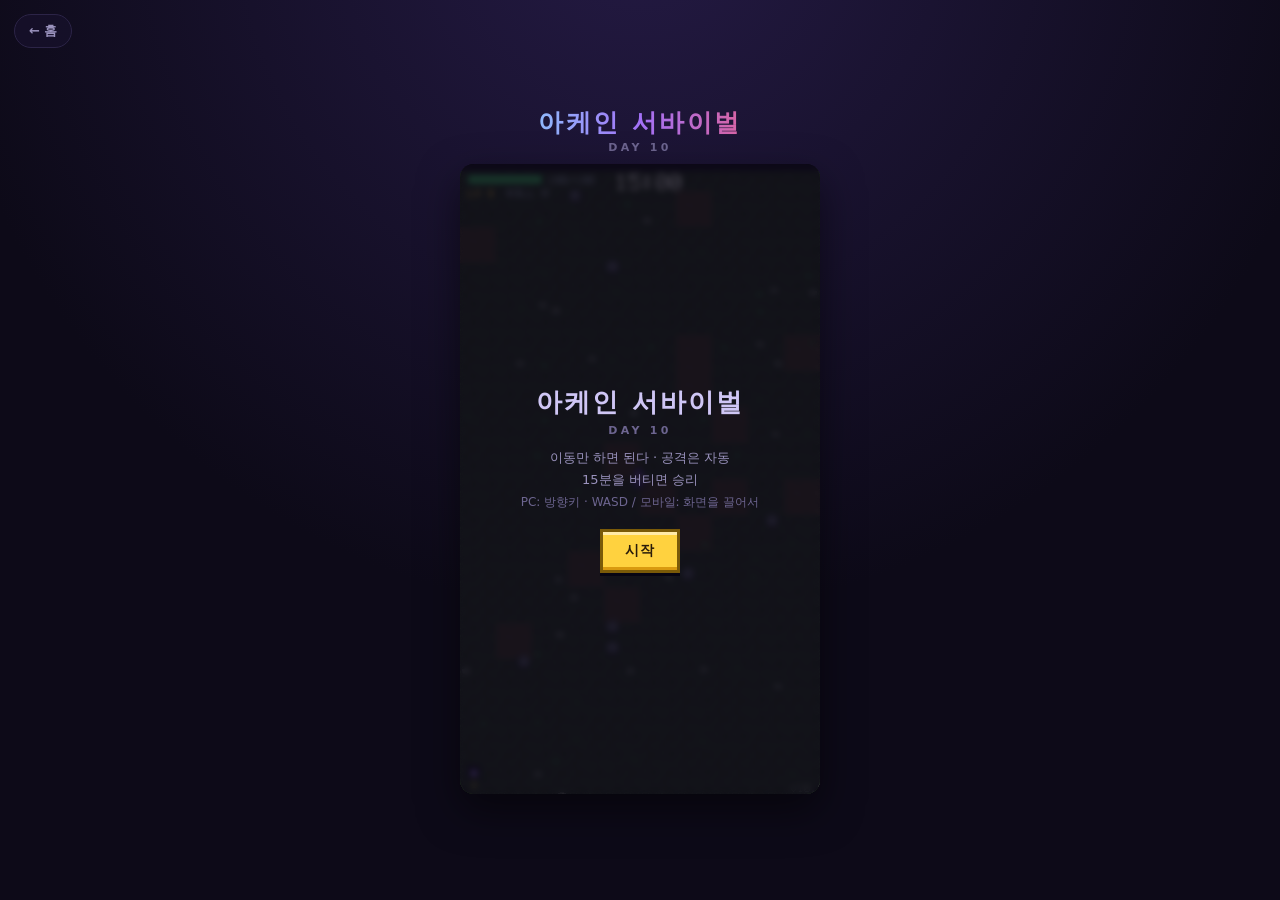
<file: day10-wizard/index.html>
<!DOCTYPE html>
<html lang="ko">
<head>
  <meta charset="UTF-8">
  <meta name="viewport" content="width=device-width, initial-scale=1.0, maximum-scale=1.0, user-scalable=no, viewport-fit=cover">
  <title>아케인 서바이벌 · Day 10</title>
  <link rel="stylesheet" href="css/style.css">
</head>
<body>
  <a class="home" href="../">&larr; 홈</a>

  <div class="wrap">
    <header>
      <h1>아케인 서바이벌</h1>
      <p class="sub">DAY 10</p>
    </header>

    <div class="board-wrap">
      <canvas id="board"></canvas>

      <button class="gear" id="gear" aria-label="일시정지 · 설정">
        <svg viewBox="0 0 16 16" width="20" height="20" shape-rendering="crispEdges" aria-hidden="true">
          <mask id="gearMask">
            <rect width="16" height="16" fill="#000"/>
            <g fill="#fff">
              <rect x="6" y="0" width="4" height="16"/>
              <rect x="0" y="6" width="16" height="4"/>
              <rect x="3" y="3" width="10" height="10"/>
              <rect x="2" y="2" width="3" height="3"/><rect x="11" y="2" width="3" height="3"/>
              <rect x="2" y="11" width="3" height="3"/><rect x="11" y="11" width="3" height="3"/>
            </g>
            <rect x="6" y="6" width="4" height="4" fill="#000"/>
          </mask>
          <rect width="16" height="16" fill="currentColor" mask="url(#gearMask)"/>
        </svg>
      </button>

      <div class="banner" id="banner"></div>

      <div class="overlay" id="overlay"></div>

      <div class="overlay levelup" id="levelup">
        <h2 id="luLevel">LEVEL UP</h2>
        <div class="cards" id="cards"></div>
        <p class="dim">하나를 고르면 이어서 진행된다</p>
      </div>

      <div class="overlay menu" id="pause">
        <h2>일시정지</h2>
        <div class="menu-list">
          <button class="btn" id="pResume">계속하기</button>
          <button class="btn ghost" id="pRestart">다시 시작</button>
          <a class="btn ghost" href="../">홈으로</a>
        </div>
        <p class="dim">PC: Esc 또는 P로도 열고 닫는다</p>
      </div>
    </div>
  </div>

  <script type="module" src="src/main.js"></script>
</body>
</html>
</file>
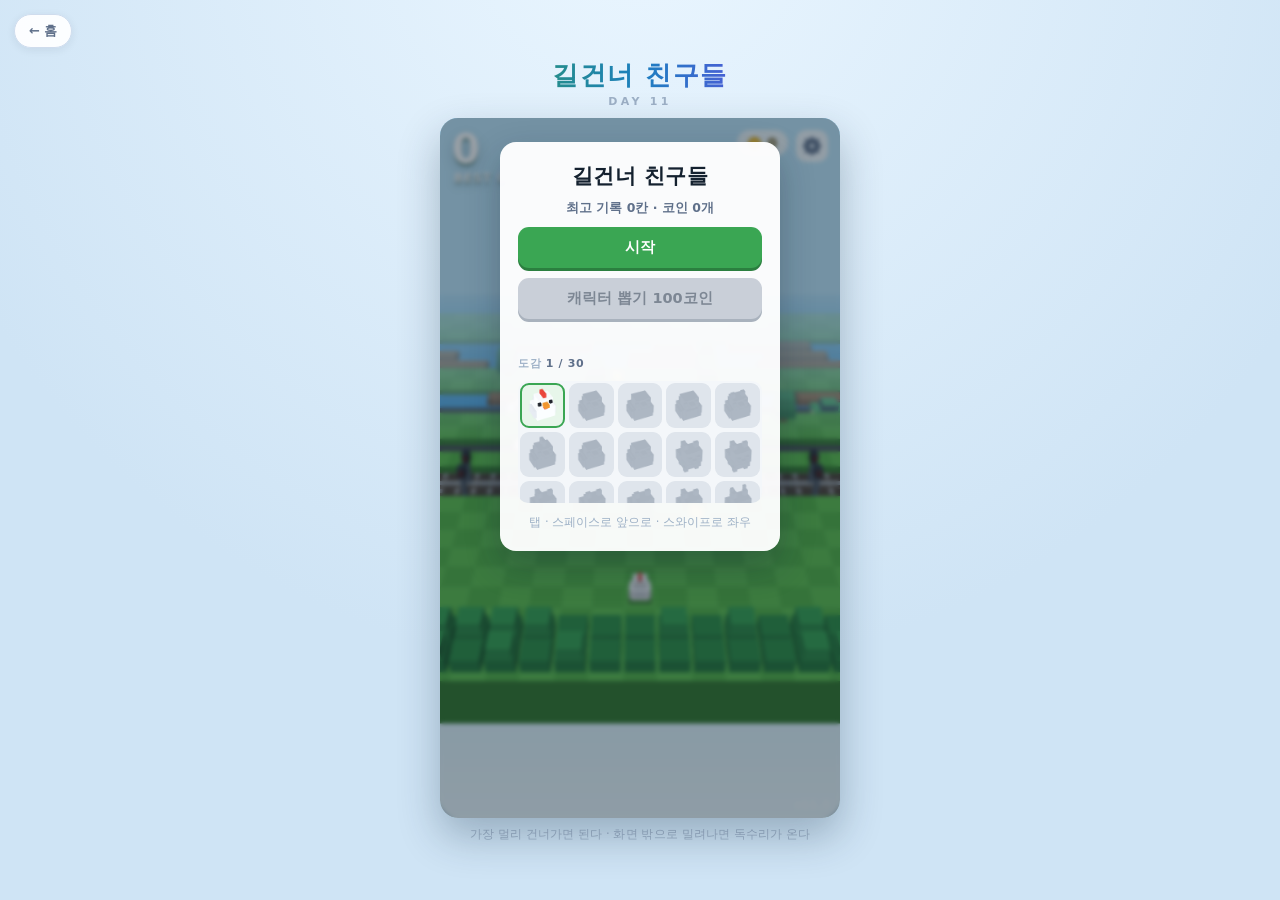
<file: day11-crossy/index.html>
<!DOCTYPE html>
<html lang="ko">
<head>
  <meta charset="UTF-8">
  <meta name="viewport" content="width=device-width, initial-scale=1.0, maximum-scale=1.0, user-scalable=no, viewport-fit=cover">
  <title>길건너 친구들 · Day 11</title>
  <link rel="stylesheet" href="css/style.css">
</head>
<body>
  <a class="home" href="../">&larr; 홈</a>

  <div class="wrap">
    <header>
      <h1>길건너 친구들</h1>
      <p class="sub">DAY 11</p>
    </header>

    <div class="board-wrap">
      <canvas id="board"></canvas>

      <div class="hud">
        <div class="hud-left">
          <div class="score" id="score">0</div>
          <div class="best-tag">BEST <span id="best">0</span></div>
        </div>
        <div class="coin-tag"><span class="coin-dot"></span><span id="coins">0</span></div>
      </div>

      <button class="gear" id="gear" aria-label="설정">
        <svg viewBox="0 0 16 16" width="18" height="18" shape-rendering="crispEdges" aria-hidden="true">
          <mask id="gearMask">
            <rect width="16" height="16" fill="#000"/>
            <g fill="#fff">
              <rect x="6" y="0" width="4" height="16"/>
              <rect x="0" y="6" width="16" height="4"/>
              <rect x="3" y="3" width="10" height="10"/>
              <rect x="2" y="2" width="3" height="3"/><rect x="11" y="2" width="3" height="3"/>
              <rect x="2" y="11" width="3" height="3"/><rect x="11" y="11" width="3" height="3"/>
            </g>
            <rect x="6" y="6" width="4" height="4" fill="#000"/>
          </mask>
          <rect width="16" height="16" fill="currentColor" mask="url(#gearMask)"/>
        </svg>
      </button>

      <div class="ver" id="ver"></div>

      <!-- 시작 화면 -->
      <div class="overlay show" id="title">
        <div class="panel">
          <h2>길건너 친구들</h2>
          <p class="best" id="titleBest">최고 기록 0</p>
          <button class="btn" id="playBtn">시작</button>
          <button class="btn gacha" id="gachaBtn">캐릭터 뽑기 <b>100</b>코인</button>
          <p class="pick" id="pickMsg"></p>
          <p class="dex-head">도감 <span id="dexCount">1 / 30</span></p>
          <div class="chars" id="chars"></div>
          <p class="dim">탭 · 스페이스로 앞으로 · 스와이프로 좌우</p>
        </div>
      </div>

      <!-- 설정 -->
      <div class="overlay" id="opts">
        <div class="panel">
          <h3>설정</h3>
          <button class="btn tog" id="sfxBtn" data-opt="sfx">효과음</button>
          <button class="btn ghost" id="optClose">닫기</button>
          <button class="btn ghost" id="menuBtn">처음 화면</button>
          <a class="btn ghost" href="../">홈으로</a>
        </div>
      </div>
    </div>

    <p class="hint">가장 멀리 건너가면 된다 · 화면 밖으로 밀려나면 독수리가 온다</p>
  </div>

  <script type="module" src="src/main.js"></script>
</body>
</html>
</file>
<file: day01-tetris/css/style.css>
:root {
  --bg: #0d1117;
  --panel: #161b22;
  --line: #2a3341;
  --text: #e6edf3;
  --dim: #8b949e;
  --accent: #58a6ff;
}

* {
  box-sizing: border-box;
  margin: 0;
  padding: 0;
  -webkit-tap-highlight-color: transparent;
}

.home {
  position: fixed;
  top: 14px;
  left: 14px;
  z-index: 50;
  padding: 7px 14px;
  border-radius: 999px;
  font-size: 13px;
  font-weight: 600;
  text-decoration: none;
  background: rgba(22, 27, 34, .92);
  border: 1px solid #2a3341;
  color: #8b949e;
  transition: color .12s, border-color .12s;
}

.home:hover { color: #e6edf3; border-color: #3d4757; }

html,
body {
  height: 100%;
}

body {
  background: radial-gradient(circle at 50% -20%, #182233, #0d1117 60%);
  color: var(--text);
  font-family: "Segoe UI", system-ui, -apple-system, sans-serif;
  display: flex;
  align-items: center;
  justify-content: center;
  min-height: 100dvh;
  padding: 16px;
  overflow: hidden;
}

.app {
  display: flex;
  gap: 20px;
  align-items: flex-start;
  user-select: none;
}

.board-wrap {
  position: relative;
}

canvas {
  background: var(--panel);
  border-radius: 10px;
  box-shadow: 0 20px 60px rgba(0, 0, 0, .5), inset 0 0 0 1px var(--line);
  display: block;
}

.side {
  display: flex;
  flex-direction: column;
  gap: 16px;
  width: 150px;
}

.card {
  background: var(--panel);
  border: 1px solid var(--line);
  border-radius: 10px;
  padding: 12px 14px;
}

.previews {
  display: flex;
  gap: 10px;
}

.previews > div {
  flex: 1;
  text-align: center;
}

.previews canvas {
  box-shadow: none;
  background: #0d1117;
  width: 100%;
  height: auto;
}

.card h2 {
  font-size: 11px;
  letter-spacing: .15em;
  text-transform: uppercase;
  color: var(--dim);
  margin-bottom: 8px;
  font-weight: 600;
}

.stat {
  font-size: 26px;
  font-weight: 700;
  font-variant-numeric: tabular-nums;
}

.title {
  font-size: 22px;
  font-weight: 800;
  letter-spacing: .25em;
  background: linear-gradient(90deg, #58a6ff, #a371f7, #f778ba);
  -webkit-background-clip: text;
  background-clip: text;
  color: transparent;
  display: block;
  text-align: center;
}

.sub {
  font-size: 10px;
  color: var(--dim);
  text-align: center;
  letter-spacing: .2em;
  margin-top: 2px;
  display: block;
}

.keys {
  font-size: 11px;
  color: var(--dim);
  line-height: 1.9;
}

.keys b {
  color: var(--text);
  font-weight: 600;
}

.popup {
  position: absolute;
  left: 50%;
  top: 34%;
  transform: translate(-50%, -50%);
  font-size: 24px;
  font-weight: 800;
  letter-spacing: .06em;
  text-align: center;
  line-height: 1.2;
  pointer-events: none;
  opacity: 0;
  background: linear-gradient(90deg, #58a6ff, #a371f7, #f778ba);
  -webkit-background-clip: text;
  background-clip: text;
  color: transparent;
  filter: drop-shadow(0 2px 10px rgba(0, 0, 0, .6));
}

.popup.pop {
  animation: popIn .9s ease-out;
}

.popup .combo {
  display: block;
  font-size: 14px;
  letter-spacing: .12em;
  color: #f778ba;
  -webkit-text-fill-color: #f778ba;
}

@keyframes popIn {
  0% { opacity: 0; transform: translate(-50%, -40%) scale(.6); }
  18% { opacity: 1; transform: translate(-50%, -50%) scale(1.12); }
  70% { opacity: 1; transform: translate(-50%, -54%) scale(1); }
  100% { opacity: 0; transform: translate(-50%, -72%) scale(1); }
}

.overlay {
  position: absolute;
  inset: 0;
  border-radius: 10px;
  background: rgba(13, 17, 23, .82);
  backdrop-filter: blur(4px);
  display: flex;
  flex-direction: column;
  align-items: center;
  justify-content: center;
  gap: 14px;
  text-align: center;
  opacity: 0;
  pointer-events: none;
  transition: opacity .25s;
}

.overlay.show {
  opacity: 1;
  pointer-events: auto;
}

.overlay h3 {
  font-size: 28px;
  font-weight: 800;
}

.overlay p {
  color: var(--dim);
  font-size: 13px;
}

.btn {
  background: var(--accent);
  color: #06131f;
  border: none;
  padding: 11px 26px;
  border-radius: 8px;
  font-size: 14px;
  font-weight: 700;
  cursor: pointer;
  letter-spacing: .05em;
  transition: transform .1s, filter .1s;
}

.btn:hover {
  filter: brightness(1.1);
}

.btn:active {
  transform: scale(.96);
}

.touch {
  display: none;
  gap: 10px;
  margin-top: 14px;
}

.touch button {
  flex: 1;
  background: var(--panel);
  border: 1px solid var(--line);
  color: var(--text);
  font-size: 20px;
  padding: 16px 0;
  border-radius: 10px;
}

.touch button:active {
  background: var(--line);
}

@media (max-width: 640px) {
  .app {
    flex-direction: column;
    align-items: center;
    gap: 14px;
  }

  .side {
    flex-direction: row;
    width: auto;
    flex-wrap: wrap;
    justify-content: center;
  }

  .card {
    padding: 8px 12px;
  }

  .keys {
    display: none;
  }

  .touch {
    display: flex;
  }
}
</file>
<file: day02-yacht-dice/css/style.css>
:root {
  /* felt table + parchment scorecard, like a real board game */
  --felt: #1c6b48;
  --cream: #f3ecd8;       /* text on the felt */
  --cream-dim: #b3c7b7;
  --gold: #d8a838;

  --panel: #f3ead2;       /* parchment cards (setup / result) */
  --line: #d9cbaa;
  --text: #f3ecd8;        /* default = on-felt cream */
  --dim: #a9bdad;
  --accent: #2f6fd0;
  --good: #37995c;

  /* Scorecard paper */
  --paper: #f4edd6;
  --ink: #3c3325;
  --ink-dim: #8d7f61;
  --rule: #ddceaa;
  --rule-strong: #c9b688;
  --ink-blue: #2b62c4;
  --ink-gold: #a9791a;
  --ink-green: #2c8a52;

  --shadow-card: 0 8px 22px rgba(0, 30, 15, .28);
  --shadow-float: 0 18px 42px rgba(0, 25, 12, .4), 0 3px 10px rgba(0, 20, 10, .25);

  --font-ui: 'Noto Sans KR', "Segoe UI", system-ui, -apple-system, sans-serif;
}

* {
  box-sizing: border-box;
  margin: 0;
  padding: 0;
  -webkit-tap-highlight-color: transparent;
}

.home {
  position: fixed;
  top: 14px;
  left: 14px;
  z-index: 50;
  padding: 7px 14px;
  border-radius: 999px;
  font-size: 13px;
  font-weight: 500;
  text-decoration: none;
  background: rgba(255, 255, 255, .14);
  border: 1px solid rgba(255, 255, 255, .3);
  color: #f3ecd8;
  transition: background .12s;
}

.home:hover { background: rgba(255, 255, 255, .26); }

/* ---- dice skins (1 ivory / 2 red / 3 onyx) ---- */
:root, .dice-ivory {
  --die-grad: linear-gradient(155deg, #fffdf5 0%, #efe6d0 100%);
  --die-border: #d7cbae;
  --die-hi: rgba(255, 255, 255, .95);
  --die-lo: rgba(120, 100, 60, .13);
  --pip-grad: radial-gradient(circle at 35% 30%, #57524b, #14110d 75%);
  --q-color: #b3a686;
}
.dice-red {
  --die-grad: linear-gradient(155deg, #e15a50 0%, #b5322a 100%);
  --die-border: #8f241d;
  --die-hi: rgba(255, 255, 255, .4);
  --die-lo: rgba(70, 8, 4, .3);
  --pip-grad: radial-gradient(circle at 35% 30%, #ffffff, #ececec 75%);
  --q-color: #f2cfca;
}
.dice-onyx {
  --die-grad: linear-gradient(155deg, #41414b 0%, #1b1b22 100%);
  --die-border: #101014;
  --die-hi: rgba(255, 255, 255, .16);
  --die-lo: rgba(0, 0, 0, .45);
  --pip-grad: radial-gradient(circle at 35% 30%, #ffe391, #cb9c2f 75%);
  --q-color: #8f8fa0;
}

body {
  background-color: var(--felt);
  background-image:
    radial-gradient(ellipse at 50% 22%, rgba(255, 255, 255, .10), transparent 55%),
    radial-gradient(ellipse at 50% 118%, rgba(0, 0, 0, .5), transparent 68%),
    url("data:image/svg+xml,%3Csvg xmlns='http://www.w3.org/2000/svg' width='140' height='140'%3E%3Cfilter id='n'%3E%3CfeTurbulence type='fractalNoise' baseFrequency='0.9' numOctaves='2' stitchTiles='stitch'/%3E%3C/filter%3E%3Crect width='100%25' height='100%25' filter='url(%23n)' opacity='0.05'/%3E%3C/svg%3E");
  color: var(--text);
  font-family: var(--font-ui);
  font-size: 15px;
  line-height: 1.5;
  -webkit-font-smoothing: antialiased;
  text-rendering: optimizeLegibility;
  height: 100vh;
  height: 100dvh;
  padding: 16px;
  display: flex;
  justify-content: center;
  align-items: flex-start;
  overflow: hidden;
}

.wrap {
  width: 100%;
  max-width: 560px;
  height: 100%;
  display: flex;
  flex-direction: column;
}

header {
  text-align: center;
  margin-bottom: 8px;
  flex: none;
}

/* the game area fills the leftover height; its scorecard flexes within */
#game {
  flex: 1;
  min-height: 0;
  display: flex;
  flex-direction: column;
  padding: 4px 0 0;
}

h1 {
  font-family: var(--font-ui);
  font-size: 30px;
  font-weight: 700;
  letter-spacing: .01em;
  background: linear-gradient(90deg, #f6e7ba, #d8a838);
  -webkit-background-clip: text;
  background-clip: text;
  color: transparent;
  filter: drop-shadow(0 2px 2px rgba(0, 0, 0, .45));
}

.sub {
  font-size: 11px;
  color: var(--dim);
  letter-spacing: .18em;
  margin-top: 4px;
}

.panel {
  background: var(--panel);
  border: 1px solid #cbbb92;
  border-radius: 14px;
  padding: 20px;
  color: var(--ink);
  box-shadow: var(--shadow-card);
}

/* the game area sits directly on the felt — no card behind it */
#game {
  background: transparent;
  border: none;
  box-shadow: none;
  color: var(--cream);
}

/* ---------- setup ---------- */

#setup {
  text-align: center;
}

#setup h2 {
  font-size: 16px;
  margin-bottom: 16px;
  color: var(--ink-dim);
  font-weight: 500;
}

.modes {
  display: flex;
  gap: 10px;
  margin-bottom: 16px;
}

.mode {
  flex: 1;
  padding: 16px;
  border-radius: 12px;
  border: 1px solid #cdbd94;
  background: #eaddbd;
  color: #7c6f54;
  font-size: 15px;
  font-weight: 500;
  cursor: pointer;
  transition: all .15s;
}

.mode.active {
  border-color: var(--gold);
  color: var(--ink);
  background: #f6eccb;
  box-shadow: 0 0 0 1px var(--gold) inset;
}

.skins {
  display: flex;
  align-items: center;
  justify-content: center;
  gap: 10px;
  margin-bottom: 16px;
}

.skins-label {
  color: var(--ink-dim);
  font-size: 13px;
  margin-right: 2px;
}

.skin {
  background: #eaddbd;
  border: 1px solid #cdbd94;
  border-radius: 11px;
  padding: 6px;
  cursor: pointer;
  display: inline-flex;
  transition: box-shadow .12s, transform .08s, background .12s;
}

.skin.active {
  border-color: var(--gold);
  background: #f6eccb;
  box-shadow: 0 0 0 1px var(--gold) inset;
}

.skin:active { transform: scale(.95); }

.die-mini {
  width: 30px;
  height: 30px;
  padding: 4px;
  border-radius: 8px;
  background: var(--die-grad);
  border: 1px solid var(--die-border);
  box-shadow: inset 0 1px 2px var(--die-hi), inset 0 -2px 3px var(--die-lo), 0 2px 4px rgba(0, 20, 10, .25);
  display: grid;
  grid-template-columns: repeat(3, 1fr);
  grid-template-rows: repeat(3, 1fr);
  gap: 1px;
}

.die-mini .cell { display: flex; }

.die-mini .pip {
  width: 5px;
  height: 5px;
  margin: auto;
  border-radius: 50%;
  background: var(--pip-grad);
}

/* compact in-game skin switcher */
.skins.ingame {
  flex: none;
  justify-content: flex-end;
  gap: 6px;
  margin: 0 2px 0 0;
}

.skins.ingame .skin { padding: 2px; border-radius: 7px; }

.skins.ingame .die-mini {
  width: 18px;
  height: 18px;
  padding: 2px;
  border-radius: 5px;
}

.skins.ingame .die-mini .pip { width: 3px; height: 3px; }

.names {
  display: flex;
  align-items: center;
  gap: 10px;
  margin-bottom: 18px;
}

.names input {
  flex: 1;
  padding: 12px;
  border-radius: 10px;
  border: 1px solid #cdbd94;
  background: #fbf5e6;
  color: var(--ink);
  font-family: var(--font-ui);
  font-size: 14px;
  text-align: center;
}

.names input:focus {
  outline: none;
  border-color: var(--gold);
}

.vs {
  color: var(--ink-dim);
  font-size: 12px;
}

.primary {
  background: linear-gradient(180deg, #43ad6d 0%, #2f8a52 100%);
  color: #fff;
  border: 1px solid #256e41;
  padding: 12px 40px;
  border-radius: 11px;
  font-family: var(--font-ui);
  font-size: 15px;
  font-weight: 700;
  cursor: pointer;
  box-shadow: 0 4px 0 #22643a, 0 9px 16px rgba(0, 20, 10, .3);
  transition: transform .08s, box-shadow .08s, filter .1s;
}

.primary:hover { filter: brightness(1.06); }
.primary:active { transform: translateY(3px); box-shadow: 0 1px 0 #22643a, 0 4px 8px rgba(0, 20, 10, .28); }

.stats {
  margin-top: 16px;
  color: var(--ink);
  font-size: 14px;
}

.stats b { color: var(--ink-gold); }

.rules-hint {
  margin-top: 12px;
  color: #7c6f54;
  font-size: 12px;
  line-height: 1.7;
}

/* ---------- turn + dice ---------- */

.turn,
.dice,
.controls {
  flex: none; /* only the scorecard flexes; these keep the dice/roll pinned */
}

.turn {
  text-align: center;
  font-size: 18px;
  color: var(--dim);
  margin-bottom: 4px;
}

.turn .who {
  font-size: 23px;
  font-weight: 700;
  color: var(--text);
  margin-right: 8px;
}

.turn .who.bot { color: var(--gold); }

.turn .rolls {
  display: inline-block;
  margin-left: 10px;
  padding: 3px 10px;
  border: 1px solid var(--line);
  border-radius: 999px;
  font-size: 12px;
}

.turn .status {
  display: block;
  margin-top: 6px;
  font-size: 17px;
  color: var(--gold);
  min-height: 20px;
  animation: statusPulse 1.1s ease-in-out infinite;
}

@keyframes statusPulse {
  0%, 100% { opacity: .55; }
  50% { opacity: 1; }
}

.dice {
  display: flex;
  justify-content: center;
  gap: 10px;
  margin: 16px 0 14px;
}

.die {
  width: 52px;
  height: 52px;
  padding: 7px;
  border-radius: 13px;
  background: var(--die-grad);
  border: 1px solid var(--die-border);
  box-shadow:
    0 6px 10px rgba(0, 22, 11, .38),
    inset 0 2px 3px var(--die-hi),
    inset 0 -5px 7px var(--die-lo);
  display: grid;
  grid-template-columns: repeat(3, 1fr);
  grid-template-rows: repeat(3, 1fr);
  gap: 2px;
  cursor: pointer;
  transition: transform .1s, border-color .12s, box-shadow .12s;
}

.die .cell { display: flex; }

.die .pip {
  width: 9px;
  height: 9px;
  margin: auto;
  border-radius: 50%;
  background: var(--pip-grad);
  box-shadow: inset 0 1px 1px rgba(255, 255, 255, .3), 0 1px 1px rgba(0, 0, 0, .35);
}

.die.blank {
  filter: saturate(.5) brightness(.9);
  box-shadow: inset 0 2px 5px rgba(0, 0, 0, .18);
  cursor: default;
}

.die .q {
  grid-column: 1 / 4;
  grid-row: 1 / 4;
  display: flex;
  align-items: center;
  justify-content: center;
  font-size: 24px;
  font-weight: 800;
  color: var(--q-color);
}

.die.held {
  border-color: var(--gold);
  box-shadow:
    0 0 0 3px rgba(216, 168, 56, .55),
    0 12px 18px rgba(0, 20, 10, .42),
    inset 0 2px 3px rgba(255, 255, 255, .9);
  transform: translateY(-7px);
}

/* Roll animation: the just-rolled dice tumble and pop before settling. */
.die.rolling {
  animation: tumble .5s cubic-bezier(.34, 1.56, .64, 1);
}

@keyframes tumble {
  0%   { transform: translateY(-10px) rotate(-24deg) scale(.85); }
  35%  { transform: translateY(0) rotate(16deg) scale(1.12); }
  65%  { transform: rotate(-8deg) scale(.97); }
  100% { transform: none; }
}

.controls {
  text-align: center;
  margin-bottom: 4px;
  min-height: 40px;
}

.roll-btn {
  background: linear-gradient(180deg, #e8bb4c 0%, #cf9526 100%);
  color: #3a2500;
  border: 1px solid #b17e19;
  padding: 13px 38px;
  border-radius: 11px;
  font-family: var(--font-ui);
  font-size: 19px;
  font-weight: 700;
  cursor: pointer;
  box-shadow: 0 4px 0 #9a6d15, 0 9px 16px rgba(0, 20, 10, .35);
  transition: transform .08s, box-shadow .08s, filter .1s;
}

.roll-btn:hover:not(:disabled) { filter: brightness(1.05); }
.roll-btn:active:not(:disabled) { transform: translateY(3px); box-shadow: 0 1px 0 #9a6d15, 0 4px 8px rgba(0, 20, 10, .3); }
.roll-btn:disabled { opacity: .45; cursor: default; box-shadow: none; }

.controls .tip {
  display: block;
  margin-top: 8px;
  font-size: 11px;
  color: var(--dim);
}

/* confirm bar shown when a category is selected */
.confirm-bar {
  display: inline-flex;
  align-items: center;
  gap: 10px;
  background: var(--paper);
  border: 2px solid var(--gold);
  border-radius: 12px;
  padding: 7px 7px 7px 16px;
  box-shadow: var(--shadow-card);
}

.confirm-bar .ask { font-size: 16px; color: var(--ink); }
.confirm-bar .ask b { color: var(--ink-gold); }

.confirm-bar button {
  border: none;
  border-radius: 8px;
  padding: 9px 18px;
  font-family: var(--font-ui);
  font-size: 15px;
  font-weight: 500;
  cursor: pointer;
}

.confirm-yes { background: var(--good); color: #fff; }
.confirm-no { background: #e6dabb; color: var(--ink); }
.confirm-bar button:active { transform: scale(.96); }

/* ---------- scorecard ---------- */

/* The scorecard is a white paper score sheet sitting on the dark table.
   It scrolls on its own so the dice and roll/confirm controls above it stay
   put — no scrolling up and down to score and then roll again. */
.scorecard {
  background-color: var(--paper);
  background-image: url("data:image/svg+xml,%3Csvg xmlns='http://www.w3.org/2000/svg' width='120' height='120'%3E%3Cfilter id='p'%3E%3CfeTurbulence type='fractalNoise' baseFrequency='0.7' numOctaves='2' stitchTiles='stitch'/%3E%3C/filter%3E%3Crect width='100%25' height='100%25' filter='url(%23p)' opacity='0.04'/%3E%3C/svg%3E");
  border: 1px solid #cdbd94;
  border-radius: 12px;
  padding: 0 16px 12px;
  box-shadow: var(--shadow-float);
  flex: 1;
  min-height: 0;
  overflow-y: auto;
  overscroll-behavior: contain;
}

.scorecard table {
  width: 100%;
  border-collapse: collapse;
  color: var(--ink);
  font-size: 18px;
}

.scorecard th,
.scorecard td {
  border-bottom: 1px solid var(--rule);
  padding: 6px 10px;
}

/* vertical rules between the label and the two player columns */
.scorecard td.score,
.scorecard td.bonus,
.scorecard td.total,
.scorecard thead th + th,
.scorecard thead th:last-child {
  border-left: 1px solid var(--rule);
}

/* keep the player-name header visible while the categories scroll under it */
.scorecard thead th {
  position: sticky;
  top: 0;
  z-index: 1;
  background: var(--paper);
  color: var(--ink-dim);
  font-size: 15px;
  letter-spacing: .02em;
  border-bottom: 2px solid var(--rule-strong);
}

.pname {
  text-align: center;
  width: 92px;
  font-weight: 700;
}

.pname.active { color: var(--ink-blue); }
.pname.bot.active,
.pname.bot { color: var(--ink-gold); }

.cat { text-align: left; }

.cat .label {
  display: block;
  font-size: 15px;
  font-weight: 500;
  color: var(--ink);
}

.cat .hint {
  display: block;
  font-size: 12px;
  color: var(--ink-dim);
  margin-top: 1px;
}

.score {
  text-align: center;
  width: 92px;
  font-size: 17px;
  font-variant-numeric: tabular-nums;
  line-height: 1.1;
}

.score.filled { color: var(--ink); font-weight: 700; }
.score.empty { color: #c8bb98; }

.score.clickable {
  cursor: pointer;
  background: rgba(255, 202, 40, .2);
}

.score.clickable:hover { background: rgba(232, 148, 12, .28); }

.score.clickable .preview {
  color: var(--ink-blue);
  font-weight: 700;
}

/* keyboard cursor position */
.score.cursor {
  background: rgba(47, 111, 219, .1);
  box-shadow: inset 0 0 0 2px var(--accent);
}

/* selected-and-awaiting-confirm cell */
.score.pending {
  background: rgba(232, 148, 12, .3);
  box-shadow: inset 0 0 0 2px var(--ink-gold);
}

.score.pending .preview { color: var(--ink); }

/* the just-entered cell holds a highlight for ~1s, then fades away gradually */
.score.written { animation: writeFlash 1.3s ease-out; }

@keyframes writeFlash {
  0%   { background-color: rgba(232, 148, 12, .8); }
  55%  { background-color: rgba(232, 148, 12, .8); }
  100% { background-color: rgba(232, 148, 12, 0); }
}

tr.sep .bonus {
  text-align: center;
  font-size: 16px;
  color: var(--ink-dim);
}

tr.sep .bonus.got { color: var(--ink-green); font-weight: 700; }

tr.sep th, tr.sep td { background: rgba(120, 90, 30, .07); }

/* pin the totals to the bottom so the running score is always visible */
.total-row th, .total-row td {
  position: sticky;
  bottom: 0;
  z-index: 1;
  background: #ecdfbe;
  border-top: 2px solid var(--rule-strong);
  font-size: 20px;
  font-weight: 700;
}

.total-row .label { font-size: 18px; font-weight: 700; }

.total {
  text-align: center;
  font-variant-numeric: tabular-nums;
  font-weight: 700;
}

.total.active { color: var(--ink-blue); }

/* ---------- overlay ---------- */

.overlay {
  position: fixed;
  inset: 0;
  z-index: 20;
  background: rgba(8, 28, 16, .62);
  backdrop-filter: blur(3px);
  display: flex;
  align-items: center;
  justify-content: center;
  opacity: 0;
  pointer-events: none;
  transition: opacity .25s;
}

.overlay.show { opacity: 1; pointer-events: auto; }

.result {
  text-align: center;
  background: var(--panel);
  border: 1px solid #cbbb92;
  border-radius: 16px;
  padding: 32px 40px;
  color: var(--ink);
  box-shadow: var(--shadow-float);
}

.result h2 {
  font-size: 26px;
  margin-bottom: 10px;
  color: var(--ink);
}

.result .finals {
  color: var(--ink-dim);
  font-size: 15px;
  margin-bottom: 20px;
  font-variant-numeric: tabular-nums;
}

.result .newbest {
  color: var(--ink-gold);
  font-size: 20px;
  font-weight: 700;
  margin-bottom: 8px;
}

/* celebratory toast (Yacht!, bonus…) floating over the board */
.toast {
  position: fixed;
  left: 50%;
  top: 32%;
  transform: translate(-50%, -50%);
  font-size: 34px;
  font-weight: 700;
  color: #f4d472;
  text-shadow: 0 2px 4px rgba(0, 0, 0, .55), 0 0 22px rgba(244, 212, 114, .45);
  pointer-events: none;
  opacity: 0;
  z-index: 25;
  white-space: nowrap;
}

.toast.pop { animation: toastPop 1.1s ease-out; }

@keyframes toastPop {
  0% { opacity: 0; transform: translate(-50%, -40%) scale(.5); }
  20% { opacity: 1; transform: translate(-50%, -50%) scale(1.15); }
  75% { opacity: 1; transform: translate(-50%, -52%) scale(1); }
  100% { opacity: 0; transform: translate(-50%, -66%) scale(1); }
}

/* win confetti */
.confetti {
  position: fixed;
  inset: 0;
  pointer-events: none;
  overflow: hidden;
  z-index: 40;
}

.conf {
  position: absolute;
  top: -16px;
  width: 9px;
  height: 15px;
  opacity: .95;
  animation-name: confFall;
  animation-timing-function: cubic-bezier(.25, .6, .7, 1);
  animation-fill-mode: forwards;
}

@keyframes confFall {
  0% { transform: translateY(0) rotate(0); }
  100% { transform: translateY(110vh) rotate(700deg); opacity: .9; }
}

@media (max-width: 440px) {
  .die { width: 46px; height: 46px; }
  .die .pip { width: 8px; height: 8px; }
}
</file>
<file: day03-snake/css/style.css>
:root {
  --bg: #eef2f8;
  --panel: #ffffff;
  --line: #dbe2ee;
  --text: #2b3550;
  --dim: #74809a;
  --green: #2fb344;
  --green-deep: #248a39;
}

* {
  box-sizing: border-box;
  margin: 0;
  padding: 0;
  -webkit-tap-highlight-color: transparent;
}

.home {
  position: fixed;
  top: 14px;
  left: 14px;
  z-index: 50;
  padding: 7px 14px;
  border-radius: 999px;
  font-size: 13px;
  font-weight: 600;
  text-decoration: none;
  background: #ffffff;
  border: 1px solid #dbe2ee;
  color: #74809a;
  box-shadow: 0 4px 12px rgba(40, 60, 100, .1);
  transition: color .12s, border-color .12s;
}

.home:hover { color: #2b3550; border-color: #c3cddd; }

html, body { height: 100%; }

body {
  background: linear-gradient(168deg, #f3f6fb 0%, #e7edf6 60%, #e0e7f2 100%);
  color: var(--text);
  font-family: "Segoe UI", system-ui, -apple-system, sans-serif;
  min-height: 100dvh;
  display: flex;
  align-items: center;
  justify-content: center;
  padding: 16px;
  overflow: hidden;
}

.wrap { width: 100%; max-width: 460px; }

header { text-align: center; margin-bottom: 12px; }

h1 {
  font-size: 34px;
  font-weight: 800;
  letter-spacing: .18em;
  background: linear-gradient(90deg, #2fb344, #248a39);
  -webkit-background-clip: text;
  background-clip: text;
  color: transparent;
}

.sub { font-size: 11px; color: var(--dim); letter-spacing: .3em; margin-top: 2px; }

.hud {
  display: flex;
  gap: 12px;
  margin-bottom: 12px;
}

.stat {
  flex: 1;
  background: var(--panel);
  border: 1px solid var(--line);
  border-radius: 12px;
  padding: 10px 16px;
  display: flex;
  align-items: baseline;
  justify-content: space-between;
  box-shadow: 0 6px 16px rgba(40, 60, 100, .06);
}

.stat .label { font-size: 11px; letter-spacing: .15em; color: var(--dim); }
.stat .val { font-size: 24px; font-weight: 800; font-variant-numeric: tabular-nums; }

.board-wrap { position: relative; }

canvas {
  display: block;
  width: 100%;
  height: auto;
  aspect-ratio: 1 / 1;
  border: 1px solid var(--line);
  border-radius: 14px;
  box-shadow: 0 18px 44px rgba(40, 60, 100, .18);
}

.overlay {
  position: absolute;
  inset: 0;
  border-radius: 14px;
  background: rgba(245, 248, 252, .82);
  backdrop-filter: blur(4px);
  display: flex;
  flex-direction: column;
  align-items: center;
  justify-content: center;
  gap: 14px;
  text-align: center;
  opacity: 0;
  pointer-events: none;
  transition: opacity .25s;
}

.overlay.show { opacity: 1; pointer-events: auto; }
.overlay h2 { font-size: 30px; font-weight: 800; color: var(--text); }
.overlay p { color: var(--dim); font-size: 14px; }

.overlay .title {
  display: block;
  font-size: 30px;
  font-weight: 800;
  letter-spacing: .2em;
  background: linear-gradient(90deg, #2fb344, #248a39);
  -webkit-background-clip: text;
  background-clip: text;
  color: transparent;
}

.overlay .sub { display: block; }

.btn {
  background: var(--green);
  color: #ffffff;
  border: none;
  padding: 12px 32px;
  border-radius: 10px;
  font-size: 15px;
  font-weight: 800;
  cursor: pointer;
  box-shadow: 0 6px 16px rgba(47, 179, 68, .35);
  transition: transform .1s, filter .1s;
}

.btn:hover { filter: brightness(1.06); }
.btn:active { transform: scale(.96); }

.keys {
  text-align: center;
  color: var(--dim);
  font-size: 12px;
  margin-top: 14px;
}

.keys b { color: var(--text); }
</file>
<file: day04-cards/css/style.css>
:root {
  --felt: #15704a;
  --cream: #f3ecd8;
  --gold: #d8a838;
  --panel: #ffffff;
  --line: #d9cbaa;
  --ink: #2b3142;
  --dim: #cfe0d4;
  --red: #d5333b;
  --good: #37995c;
}

* {
  box-sizing: border-box;
  margin: 0;
  padding: 0;
  -webkit-tap-highlight-color: transparent;
}

.home {
  position: fixed;
  top: 14px;
  left: 14px;
  z-index: 50;
  padding: 7px 14px;
  border-radius: 999px;
  font-size: 13px;
  font-weight: 500;
  text-decoration: none;
  background: rgba(255, 255, 255, .14);
  border: 1px solid rgba(255, 255, 255, .3);
  color: var(--cream);
  transition: background .12s;
}

.home:hover { background: rgba(255, 255, 255, .26); }

html, body { min-height: 100%; }

body {
  background-color: var(--felt);
  background-image:
    radial-gradient(ellipse at 50% 20%, rgba(255, 255, 255, .10), transparent 55%),
    radial-gradient(ellipse at 50% 120%, rgba(0, 0, 0, .5), transparent 68%),
    url("data:image/svg+xml,%3Csvg xmlns='http://www.w3.org/2000/svg' width='140' height='140'%3E%3Cfilter id='n'%3E%3CfeTurbulence type='fractalNoise' baseFrequency='0.9' numOctaves='2' stitchTiles='stitch'/%3E%3C/filter%3E%3Crect width='100%25' height='100%25' filter='url(%23n)' opacity='0.05'/%3E%3C/svg%3E");
  color: var(--cream);
  font-family: "Segoe UI", system-ui, -apple-system, sans-serif;
  min-height: 100dvh;
  display: flex;
  justify-content: center;
  padding: 24px 16px 40px;
}

.wrap { width: 100%; max-width: 520px; }

header { text-align: center; margin-bottom: 20px; }

h1 {
  font-size: 30px;
  font-weight: 800;
  letter-spacing: .14em;
  background: linear-gradient(90deg, #f6e7ba, #d8a838);
  -webkit-background-clip: text;
  background-clip: text;
  color: transparent;
  filter: drop-shadow(0 2px 2px rgba(0, 0, 0, .4));
}

.sub { font-size: 11px; color: var(--dim); letter-spacing: .3em; margin-top: 3px; }

/* ---------- hub ---------- */

.games { display: flex; gap: 14px; }

.game-card {
  flex: 1;
  background: rgba(0, 0, 0, .22);
  border: 1px solid rgba(255, 255, 255, .18);
  border-radius: 16px;
  padding: 22px 16px;
  color: var(--cream);
  cursor: pointer;
  text-align: center;
  transition: transform .12s, border-color .12s, background .12s;
}

.game-card:not(.soon):hover {
  transform: translateY(-3px);
  border-color: var(--gold);
  background: rgba(0, 0, 0, .3);
}

.game-card .g-suit { font-size: 30px; display: block; margin-bottom: 6px; }
.game-card .g-suit.red { color: #ff8a8a; }
.game-card h3 { font-size: 20px; margin-bottom: 4px; }
.game-card p { font-size: 12px; color: var(--dim); }
.game-card.soon { opacity: .55; cursor: default; }

.hub-note { text-align: center; margin-top: 18px; font-size: 12px; color: var(--dim); }

/* ---------- blackjack ---------- */

.back-btn {
  background: none;
  border: none;
  color: var(--dim);
  font-size: 13px;
  cursor: pointer;
  margin-bottom: 10px;
  padding: 4px;
}
.back-btn:hover { color: var(--cream); }

.felt {
  background: rgba(0, 0, 0, .18);
  border: 1px solid rgba(255, 255, 255, .12);
  border-radius: 18px;
  padding: 18px 16px;
  min-height: 340px;
  display: flex;
  flex-direction: column;
  justify-content: space-between;
}

.hand-area { text-align: center; }

.hand-label {
  font-size: 13px;
  letter-spacing: .1em;
  color: var(--dim);
  margin-bottom: 10px;
}

.hval {
  display: inline-block;
  min-width: 26px;
  padding: 1px 8px;
  margin-left: 4px;
  border-radius: 999px;
  background: rgba(255, 255, 255, .14);
  color: var(--cream);
  font-weight: 700;
}

.cards {
  display: flex;
  justify-content: center;
  gap: 8px;
  min-height: 96px;
  flex-wrap: wrap;
}

.card {
  width: 66px;
  height: 94px;
  border-radius: 8px;
  background: #fbfbf7;
  border: 1px solid #d7d2c4;
  box-shadow: 0 4px 10px rgba(0, 0, 0, .35);
  position: relative;
  color: #1c2333;
  animation: deal .22s ease-out;
}

.card.red { color: var(--red); }

.card .corner {
  position: absolute;
  font-size: 15px;
  font-weight: 700;
  line-height: 1;
  display: flex;
  flex-direction: column;
  align-items: center;
}
.card .corner i { font-style: normal; font-size: 13px; }
.card .corner.tl { top: 6px; left: 6px; }
.card .corner.br { bottom: 6px; right: 6px; transform: rotate(180deg); }

.card .pip {
  position: absolute;
  inset: 0;
  display: flex;
  align-items: center;
  justify-content: center;
  font-size: 34px;
}

.card.back {
  background:
    repeating-linear-gradient(45deg, #b23a48 0 8px, #9c2f3c 8px 16px);
  border-color: #7f2531;
}

@keyframes deal {
  from { transform: translateY(-14px) scale(.9); opacity: 0; }
  to { transform: none; opacity: 1; }
}

.msg {
  text-align: center;
  font-size: 20px;
  font-weight: 800;
  min-height: 26px;
  color: var(--cream);
}
.msg.win { color: #7ee29a; }
.msg.lose { color: #ff9a9a; }
.msg.push { color: var(--gold); }

.bank {
  display: flex;
  justify-content: center;
  gap: 22px;
  margin: 14px 0;
  font-size: 15px;
  color: var(--dim);
}
.bank b { color: var(--gold); font-size: 18px; font-variant-numeric: tabular-nums; }

.controls {
  display: flex;
  justify-content: center;
  flex-wrap: wrap;
  gap: 8px;
  min-height: 48px;
}

.btn {
  background: rgba(255, 255, 255, .14);
  border: 1px solid rgba(255, 255, 255, .28);
  color: var(--cream);
  padding: 11px 22px;
  border-radius: 10px;
  font-size: 15px;
  font-weight: 700;
  cursor: pointer;
  transition: background .12s, transform .08s;
}
.btn:hover { background: rgba(255, 255, 255, .24); }
.btn:active { transform: scale(.96); }
.btn:disabled { opacity: .4; cursor: default; }

.btn.primary {
  background: linear-gradient(180deg, #e8bb4c, #cf9526);
  border-color: #b17e19;
  color: #3a2500;
}

.chip {
  background: #0d5c3c;
  border: 2px dashed rgba(255, 255, 255, .5);
  color: var(--cream);
  padding: 10px 16px;
  border-radius: 999px;
  font-size: 14px;
  font-weight: 700;
  cursor: pointer;
  transition: transform .08s, background .12s;
}
.chip:hover { background: #0f6b46; }
.chip:active { transform: scale(.94); }
.chip.ghost { background: transparent; border-style: solid; border-color: rgba(255, 255, 255, .3); }

/* ---------- holdem ---------- */

.table {
  position: relative;
  background: rgba(0, 0, 0, .18);
  border: 1px solid rgba(255, 255, 255, .12);
  border-radius: 18px;
  padding: 16px 12px;
}

/* effects layer */
.hd-fx {
  position: absolute;
  inset: 0;
  z-index: 6;
  pointer-events: none;
  display: flex;
  align-items: center;
  justify-content: center;
  overflow: hidden;
  border-radius: 18px;
}

.fx-banner {
  position: absolute;
  animation: bannerPop 1.7s ease-out forwards;
}
.banner-svg {
  width: 260px;
  max-width: 70vw;
  height: auto;
  filter: drop-shadow(0 6px 16px rgba(0, 0, 0, .55));
}
@keyframes bannerPop {
  0% { opacity: 0; transform: scale(.5); }
  15% { opacity: 1; transform: scale(1.14); }
  70% { opacity: 1; transform: scale(1); }
  100% { opacity: 0; transform: scale(1.05); }
}

.seats { display: flex; justify-content: space-around; gap: 8px; }

.seat {
  position: relative;
  text-align: center;
  padding: 6px;
  border-radius: 12px;
  transition: background .2s, opacity .2s;
}
.seat.me { background: rgba(216, 168, 56, .08); }
.seat.me .chip-num { font-size: 16px; }

/* floating "+N" and ALL IN over a seat */
.fx-float {
  position: absolute;
  top: 0;
  left: 50%;
  color: #ffe08a;
  font-weight: 800;
  font-size: 16px;
  pointer-events: none;
  animation: floatUp .85s ease-out forwards;
}
@keyframes floatUp {
  0% { opacity: 0; transform: translate(-50%, 8px) scale(.8); }
  25% { opacity: 1; }
  100% { opacity: 0; transform: translate(-50%, -30px) scale(1); }
}
.fx-allin {
  position: absolute;
  top: 24%;
  left: 50%;
  background: linear-gradient(180deg, #e8bb4c, #cf9526);
  color: #3a2500;
  font-weight: 900;
  font-size: 13px;
  padding: 3px 10px;
  border-radius: 6px;
  white-space: nowrap;
  pointer-events: none;
  animation: allinPop 1.2s ease-out forwards;
}
@keyframes allinPop {
  0% { opacity: 0; transform: translate(-50%, 0) scale(.4); }
  25% { opacity: 1; transform: translate(-50%, -8px) scale(1.15); }
  70% { opacity: 1; }
  100% { opacity: 0; transform: translate(-50%, -22px) scale(1); }
}

/* poker chip discs */
.chip-stack {
  position: relative;
  display: inline-block;
  width: 15px;
  height: 23px;
  vertical-align: middle;
  margin-right: 4px;
}
.chip-disc {
  position: absolute;
  left: 0;
  width: 14px;
  height: 14px;
  border-radius: 50%;
  border: 2px dashed rgba(255, 255, 255, .7);
  box-shadow: 0 1px 2px rgba(0, 0, 0, .4);
}
.chip-disc.white { background: #e9edf3; }
.chip-disc.red { background: #d5333b; }
.chip-disc.blue { background: #2f6fd0; }
.chip-disc.green { background: #2f9a5a; }
.chip-disc.gold { background: #d8a838; }
.chip-num { color: var(--gold); font-weight: 700; font-variant-numeric: tabular-nums; }
.bet-num { color: var(--cream); font-size: 12px; font-variant-numeric: tabular-nums; }
.seat.folded { opacity: .45; }
.seat.active { background: rgba(255, 214, 64, .1); box-shadow: 0 0 0 1px rgba(255, 214, 64, .4) inset; }

.seat-cards { display: flex; justify-content: center; gap: 4px; min-height: 66px; }

.seat-info { margin-top: 6px; font-size: 12px; display: flex; flex-direction: column; gap: 1px; }
.seat-name { color: var(--cream); font-weight: 700; }
.seat.active .seat-name { color: #ffe08a; }
.seat-chips { display: flex; align-items: center; justify-content: center; }
.seat-bet { margin-top: 4px; display: flex; align-items: center; justify-content: center; min-height: 20px; }

.badge {
  display: inline-block;
  font-size: 10px;
  padding: 1px 5px;
  border-radius: 4px;
  background: rgba(255, 255, 255, .2);
  margin-left: 3px;
  vertical-align: middle;
}
.badge.fold { background: #8f2b2b; }
.badge.allin { background: var(--gold); color: #201500; }

.board { text-align: center; margin: 14px 0; }
.pot { font-size: 13px; color: var(--dim); margin-bottom: 8px; letter-spacing: .05em; }
.pot b { color: var(--gold); font-size: 18px; font-variant-numeric: tabular-nums; }
.community { display: flex; justify-content: center; gap: 6px; min-height: 66px; }

.card.sm { width: 46px; height: 66px; border-radius: 6px; }
.card.sm .corner { font-size: 11px; }
.card.sm .corner i { font-size: 10px; }
.card.sm .corner.tl { top: 4px; left: 4px; }
.card.sm .pip { font-size: 21px; }
.card.sm.empty {
  background: rgba(255, 255, 255, .05);
  border: 1px dashed rgba(255, 255, 255, .16);
  box-shadow: none;
  animation: none;
}

.hd-msg {
  text-align: center;
  font-size: 17px;
  font-weight: 800;
  color: var(--cream);
  min-height: 22px;
  margin: 8px 0 12px;
}
.hd-msg .showdown { font-size: 12px; font-weight: 400; color: var(--dim); margin-top: 6px; line-height: 1.6; }

.you-seat .seat { margin: 0 auto; max-width: 220px; }
.waiting { color: var(--dim); font-size: 14px; padding: 12px; }
</file>
<file: day05-platformer/css/style.css>
:root {
  --bg: #0d1522;
  --panel: #161f2e;
  --line: #263247;
  --text: #e6edf3;
  --dim: #8fa0b5;
  --accent: #ffd23f;
}

* {
  box-sizing: border-box;
  margin: 0;
  padding: 0;
  -webkit-tap-highlight-color: transparent;
}

.home {
  position: fixed;
  top: 14px;
  left: 14px;
  z-index: 50;
  padding: 7px 14px;
  border-radius: 999px;
  font-size: 13px;
  font-weight: 600;
  text-decoration: none;
  background: rgba(22, 31, 46, .92);
  border: 1px solid var(--line);
  color: var(--dim);
  transition: color .12s, border-color .12s;
}
.home:hover { color: var(--text); border-color: #3a4a63; }

html, body { height: 100%; }

body {
  background: radial-gradient(circle at 50% -10%, #16273f, #0a0f18 60%);
  color: var(--text);
  font-family: "Segoe UI", system-ui, -apple-system, sans-serif;
  min-height: 100dvh;
  display: flex;
  align-items: center;
  justify-content: center;
  padding: 14px;
}

.wrap { width: 100%; max-width: 680px; }

header { text-align: center; margin-bottom: 10px; }

h1 {
  font-size: 30px;
  font-weight: 800;
  letter-spacing: .16em;
  background: linear-gradient(90deg, #ffd23f, #ff8a3f);
  -webkit-background-clip: text;
  background-clip: text;
  color: transparent;
}
.sub { font-size: 11px; color: var(--dim); letter-spacing: .3em; margin-top: 2px; }

.hud { display: flex; gap: 10px; margin-bottom: 10px; }
.stat {
  flex: 1;
  background: var(--panel);
  border: 1px solid var(--line);
  border-radius: 12px;
  padding: 8px 14px;
  display: flex;
  align-items: baseline;
  justify-content: space-between;
}
.stat .label { font-size: 11px; letter-spacing: .12em; color: var(--dim); }
.stat .val { font-size: 22px; font-weight: 800; font-variant-numeric: tabular-nums; }

.board-wrap { position: relative; }

canvas {
  display: block;
  width: 100%;
  height: auto;
  aspect-ratio: 4 / 3;
  border: 1px solid var(--line);
  border-radius: 12px;
  box-shadow: 0 18px 44px rgba(0, 0, 0, .5);
  image-rendering: auto;
}

.overlay {
  position: absolute;
  inset: 0;
  border-radius: 12px;
  background: rgba(10, 15, 24, .78);
  backdrop-filter: blur(3px);
  display: flex;
  flex-direction: column;
  align-items: center;
  justify-content: center;
  gap: 12px;
  text-align: center;
  opacity: 0;
  pointer-events: none;
  transition: opacity .25s;
}
.overlay.show { opacity: 1; pointer-events: auto; }
.overlay h2 { font-size: 28px; font-weight: 800; }
.overlay p { color: var(--dim); font-size: 14px; }
.overlay .title {
  display: block;
  font-size: 30px;
  font-weight: 800;
  letter-spacing: .16em;
  background: linear-gradient(90deg, #ffd23f, #ff8a3f);
  -webkit-background-clip: text;
  background-clip: text;
  color: transparent;
}
.overlay .sub { display: block; }

.btn {
  background: var(--accent);
  color: #2a1c00;
  border: none;
  padding: 12px 32px;
  border-radius: 10px;
  font-size: 15px;
  font-weight: 800;
  cursor: pointer;
  transition: transform .1s, filter .1s;
}
.btn:hover { filter: brightness(1.06); }
.btn:active { transform: scale(.96); }

.touch { display: none; justify-content: space-between; margin-top: 14px; gap: 12px; }
.dpad { display: flex; gap: 12px; }
.touch button {
  width: 74px;
  height: 60px;
  background: var(--panel);
  border: 1px solid var(--line);
  color: var(--text);
  font-size: 22px;
  border-radius: 12px;
  font-weight: 700;
}
.touch button:active { background: var(--line); }
.touch .jump { width: 120px; color: var(--accent); }

.keys { text-align: center; color: var(--dim); font-size: 12px; margin-top: 12px; }
.keys b { color: var(--text); }

@media (max-width: 720px), (pointer: coarse) {
  .touch { display: flex; }
  .keys { display: none; }
}
</file>
<file: day06-runner/css/style.css>
:root {
  --line: #263247;
  --text: #e6edf3;
  --dim: #8fa0b5;
  --accent: #ffd23f;
}

* {
  box-sizing: border-box;
  margin: 0;
  padding: 0;
  -webkit-tap-highlight-color: transparent;
}

html, body { height: 100%; }

body {
  background: radial-gradient(circle at 50% -10%, #16273f, #070b12 60%);
  color: var(--text);
  font-family: "Segoe UI", system-ui, -apple-system, sans-serif;
  min-height: 100dvh;
  display: flex;
  flex-direction: column;
  align-items: center;
  justify-content: center;
  gap: 10px;
  padding: 10px;
  overflow: hidden;              /* the game owns the screen; no page scroll */
  overscroll-behavior: none;
  touch-action: none;
}

.home {
  position: fixed;
  top: 12px;
  left: 12px;
  z-index: 50;
  padding: 6px 13px;
  border-radius: 999px;
  font-size: 13px;
  font-weight: 600;
  text-decoration: none;
  background: rgba(10, 15, 24, .55);
  border: 1px solid rgba(255, 255, 255, .12);
  color: var(--dim);
  transition: color .12s, border-color .12s;
}
.home:hover { color: var(--text); border-color: #3a4a63; }

.board-wrap {
  position: relative;
  height: min(100dvh - 20px, calc((100vw - 20px) * 1.5));
  aspect-ratio: 2 / 3;
  max-width: calc(100vw - 20px);
}

canvas {
  display: block;
  width: 100%;
  height: 100%;
  border-radius: 16px;
  border: 1px solid rgba(255, 255, 255, .08);
  box-shadow: 0 22px 60px rgba(0, 0, 0, .6);
  touch-action: none;
}

.overlay {
  position: absolute;
  inset: 0;
  border-radius: 16px;
  background: rgba(7, 11, 18, .74);
  backdrop-filter: blur(4px);
  display: flex;
  flex-direction: column;
  align-items: center;
  justify-content: center;
  gap: 14px;
  text-align: center;
  padding: 24px;
  opacity: 0;
  pointer-events: none;
  transition: opacity .25s;
}
.overlay.show { opacity: 1; pointer-events: auto; }
.overlay h2 { font-size: 30px; font-weight: 800; }
.overlay p { color: var(--dim); font-size: 14px; line-height: 1.6; }
.overlay .title {
  display: block;
  font-size: 40px;
  font-weight: 800;
  letter-spacing: .18em;
  background: linear-gradient(90deg, #3fe0cf, #ffd23f);
  -webkit-background-clip: text;
  background-clip: text;
  color: transparent;
}
.overlay .sub { display: block; color: var(--dim); letter-spacing: .32em; font-size: 12px; margin-top: 2px; }

.btn {
  background: var(--accent);
  color: #2a1c00;
  border: none;
  padding: 13px 36px;
  border-radius: 12px;
  font-size: 16px;
  font-weight: 800;
  cursor: pointer;
  transition: transform .1s, filter .1s;
}
.btn:hover { filter: brightness(1.06); }
.btn:active { transform: scale(.96); }

.keys { text-align: center; color: var(--dim); font-size: 12px; }
.keys b { color: var(--text); }

/* touch devices: swipe only — hide the keyboard hint */
@media (pointer: coarse) {
  .keys { display: none; }
}
</file>
<file: day07-match3/css/style.css>
:root {
  --bg: #0d1522;
  --panel: #161f2e;
  --line: #263247;
  --text: #e6edf3;
  --dim: #8fa0b5;
  --accent: #ffd23f;
}

* { box-sizing: border-box; margin: 0; padding: 0; -webkit-tap-highlight-color: transparent; }

.home {
  position: fixed; top: 14px; left: 14px; z-index: 50;
  padding: 7px 14px; border-radius: 999px;
  font-size: 13px; font-weight: 600; text-decoration: none;
  background: rgba(22, 31, 46, .92); border: 1px solid var(--line); color: var(--dim);
  transition: color .12s, border-color .12s;
}
.home:hover { color: var(--text); border-color: #3a4a63; }

.gear {
  position: fixed; top: 12px; right: 14px; z-index: 51;
  width: 38px; height: 38px; display: flex; align-items: center; justify-content: center;
  border-radius: 999px; cursor: pointer;
  background: rgba(22, 31, 46, .92); border: 1px solid var(--line); color: var(--dim);
  transition: color .12s, border-color .12s;
}
.gear:hover { color: var(--text); border-color: #3a4a63; }
.gear svg { width: 20px; height: 20px; }

.modal {
  position: fixed; inset: 0; z-index: 60;
  display: flex; align-items: center; justify-content: center;
  background: rgba(5, 8, 14, .62); backdrop-filter: blur(3px);
}
.modal[hidden] { display: none; }
.sheet {
  width: min(300px, 84vw); padding: 18px 18px 16px;
  background: var(--panel); border: 1px solid var(--line); border-radius: 16px;
  box-shadow: 0 22px 55px rgba(0, 0, 0, .6);
}
.sheet h3 { text-align: center; margin-bottom: 8px; font-size: 18px; font-weight: 800; }
.opt { display: flex; align-items: center; justify-content: space-between; padding: 11px 4px; }
.opt[hidden] { display: none; } /* attribute selector must beat .opt display */
.opt + .opt { border-top: 1px solid rgba(255, 255, 255, .06); }
.opt span { font-size: 15px; font-weight: 600; }
.tog {
  position: relative; width: 46px; height: 46px; border-radius: 12px; cursor: pointer;
  display: flex; align-items: center; justify-content: center;
  background: #24406a; border: 1px solid #33538a; color: #cfe0ff;
  transition: background .12s, color .12s;
}
.tog svg { width: 22px; height: 22px; }
.tog:active { transform: scale(.94); }
.tog.off { background: #262b36; border-color: #39404e; color: #8a94a6; }
.tog.off::after {
  content: ''; position: absolute; left: 8px; right: 8px; top: 50%;
  height: 3px; border-radius: 2px; background: #ff6b74; transform: rotate(-45deg);
}
.sheet .btn { width: 100%; margin-top: 14px; }

html, body { height: 100%; }

body {
  background: radial-gradient(circle at 50% -10%, #16273f, #0a0f18 60%);
  color: var(--text);
  font-family: "Segoe UI", system-ui, -apple-system, sans-serif;
  min-height: 100dvh;
  display: flex; align-items: center; justify-content: center;
  padding: 14px;
  overscroll-behavior: none;
}

.wrap { width: 100%; max-width: 460px; }

header { text-align: center; margin-bottom: 10px; }
h1 {
  font-size: 30px; font-weight: 800; letter-spacing: .16em;
  background: linear-gradient(90deg, #3fce6a, #3aa0ff, #a566ff);
  -webkit-background-clip: text; background-clip: text; color: transparent;
}
.sub { font-size: 11px; color: var(--dim); letter-spacing: .3em; margin-top: 2px; }

.board-wrap { position: relative; }
canvas {
  display: block; width: 100%; height: auto; aspect-ratio: 432 / 516;
  border-radius: 16px; box-shadow: 0 18px 44px rgba(0, 0, 0, .5);
  touch-action: none;
}

.overlay {
  position: absolute; inset: 0; border-radius: 16px;
  background: rgba(10, 15, 24, .8); backdrop-filter: blur(4px);
  display: flex; flex-direction: column; align-items: center; justify-content: center;
  gap: 14px; text-align: center; padding: 24px;
  opacity: 0; pointer-events: none; transition: opacity .25s;
}
.overlay.show { opacity: 1; pointer-events: auto; }
.overlay h2 { font-size: 28px; font-weight: 800; }
.overlay p { color: var(--dim); font-size: 14px; line-height: 1.6; }
.overlay .title {
  display: block; font-size: 36px; font-weight: 800; letter-spacing: .12em;
  background: linear-gradient(90deg, #3fce6a, #3aa0ff, #a566ff);
  -webkit-background-clip: text; background-clip: text; color: transparent;
}
.overlay .sub { display: block; color: var(--dim); letter-spacing: .3em; font-size: 12px; margin-top: 2px; }

.btn {
  background: var(--accent); color: #2a1c00; border: none;
  padding: 12px 32px; border-radius: 10px; font-size: 15px; font-weight: 800; cursor: pointer;
  transition: transform .1s, filter .1s;
}
.btn:hover { filter: brightness(1.06); }
.btn:active { transform: scale(.96); }
.btn:disabled { opacity: .4; cursor: not-allowed; filter: none; }
.btn.ghost { background: transparent; color: var(--dim); border: 1px solid var(--line); }
.btn.ghost:hover { color: var(--text); border-color: #3a4a63; }
.ovbtns { display: flex; flex-direction: column; gap: 10px; width: 100%; max-width: 260px; }
.ovbtns .btn { width: 100%; }

.itembar { margin-top: 12px; }
.gold {
  display: flex; align-items: center; justify-content: center; gap: 6px;
  font-weight: 800; font-size: 15px; color: var(--accent); margin-bottom: 8px;
  font-variant-numeric: tabular-nums;
}
.gold .coin {
  width: 15px; height: 15px; border-radius: 50%;
  background: radial-gradient(circle at 35% 30%, #ffe89a, #ffd23f 55%, #d19a12);
  border: 1px solid #b98700; box-shadow: 0 0 6px rgba(255, 210, 63, .4);
}

.items { display: flex; gap: 7px; }
.item {
  position: relative; flex: 1;
  display: flex; flex-direction: column; align-items: center; gap: 3px;
  padding: 9px 2px 7px; border-radius: 12px; cursor: pointer;
  background: var(--panel); border: 1px solid var(--line); color: var(--text);
  font-family: inherit; transition: transform .1s, border-color .1s, background .1s;
}
.item .ic {
  display: flex; align-items: center; justify-content: center;
  width: 38px; height: 38px; border-radius: 11px;
  border: 1px solid rgba(255, 255, 255, .22);
  box-shadow: inset 0 1px 0 rgba(255, 255, 255, .3), 0 2px 5px rgba(0, 0, 0, .35);
}
.item .ic svg {
  width: 23px; height: 23px;
  filter: drop-shadow(0 1px 1.5px rgba(0, 0, 0, .55));
}
.item .nm { font-size: 11px; font-weight: 600; color: var(--dim); }
/* glossy colour tile per item — white icon reads on top of every hue */
.item[data-item="hammer"] .ic { background: linear-gradient(155deg, #ffc061, #e8871f); }
.item[data-item="shuffle"] .ic { background: linear-gradient(155deg, #5fb6ff, #1f74d6); }
.item[data-item="bomb"] .ic { background: linear-gradient(155deg, #ff7a80, #d5313b); }
.item[data-item="cross"] .ic { background: linear-gradient(155deg, #67e08a, #23a24d); }
.item[data-item="color"] .ic {
  background: conic-gradient(from 210deg, #ff5a63, #ffb03a, #3fce6a, #3aa0ff, #b06bff, #ff5a63);
}
.item .cnt {
  position: absolute; top: -6px; right: -4px; min-width: 18px; height: 18px;
  padding: 0 5px; border-radius: 9px; font-size: 11px; font-weight: 800; line-height: 18px;
  text-align: center; background: #2f3b52; color: var(--text); border: 1px solid #1a2333;
}
.item .cnt.buy { background: #4a3a12; color: var(--accent); border-color: #6a5316; }
.item:active { transform: scale(.95); }
.item.armed {
  border-color: var(--accent); background: #2a2410;
  box-shadow: 0 0 0 2px rgba(255, 210, 63, .5);
}
.item.armed .nm { color: var(--accent); }
.item.poor { opacity: .5; }

.keys { text-align: center; color: var(--dim); font-size: 12px; margin-top: 12px; line-height: 1.6; }
.keys b { color: var(--text); }
</file>
<file: day08-baseball/css/style.css>
:root {
  /* 부드러운 라이트 테마 */
  --panel: #ffffff;
  --inset: #f5f8fd;
  --line: #e3e9f3;
  --line-strong: #ccd6e6;
  --text: #1a2432;
  --dim: #667487;
  --faint: #aab4c4;

  --primary: #3b6ef6;
  --primary-dark: #2f5ad6;
  --primary-soft: #e9f0fe;
  --primary-line: #bed1fb;

  --accent: #b3760a;         /* 기록·힌트용 앰버 */
  --accent-soft: #fff6e2;
  --accent-line: #efd49c;

  --strike: #12924a;
  --strike-soft: #e6f7ec;
  --strike-line: #a9e0bf;
  --ball: #2563eb;
  --ball-soft: #e8f0fe;
  --ball-line: #b9cffa;
  --warn: #d0480d;
}

* { box-sizing: border-box; margin: 0; padding: 0; -webkit-tap-highlight-color: transparent; }

html, body { height: 100%; }

body {
  background: radial-gradient(circle at 50% -12%, #ffffff, #e7eef9 62%);
  color: var(--text);
  font-family: "Segoe UI", system-ui, -apple-system, sans-serif;
  min-height: 100dvh;
  display: flex; align-items: center; justify-content: center;
  padding: 14px;
  overscroll-behavior: none;
}

.home {
  position: fixed; top: 14px; left: 14px; z-index: 50;
  padding: 7px 14px; border-radius: 999px;
  font-size: 13px; font-weight: 600; text-decoration: none;
  background: rgba(255, 255, 255, .92); border: 1px solid var(--line); color: var(--dim);
  box-shadow: 0 2px 8px rgba(26, 36, 50, .06);
  transition: color .12s, border-color .12s;
}
.home:hover { color: var(--text); border-color: var(--line-strong); }

.wrap { width: 100%; max-width: 420px; position: relative; }

header { text-align: center; margin-bottom: 14px; }
h1 {
  font-size: 30px; font-weight: 800; letter-spacing: .06em;
  background: linear-gradient(90deg, #12924a, #2563eb, #7c3aed);
  -webkit-background-clip: text; background-clip: text; color: transparent;
}
.sub { font-size: 11px; color: var(--faint); letter-spacing: .3em; margin-top: 3px; font-weight: 600; }

.panel {
  position: relative;
  background: var(--panel); border: 1px solid var(--line); border-radius: 18px;
  padding: 16px;
  box-shadow: 0 14px 36px rgba(26, 36, 50, .10), 0 2px 6px rgba(26, 36, 50, .04);
}

.row { display: flex; align-items: center; gap: 8px; }
.row.top { justify-content: space-between; }
.row.bottom { justify-content: space-between; margin-top: 12px; }

.rule {
  font-size: 12.5px; font-weight: 700; color: var(--dim);
  padding: 8px 12px; border-radius: 10px;
  background: var(--inset); border: 1px solid var(--line);
}
.rule .sep { color: var(--faint); margin: 0 2px; }
.opt {
  padding: 8px 13px; border-radius: 10px; cursor: pointer;
  font-size: 13px; font-weight: 700; font-family: inherit;
  background: var(--inset); border: 1px solid var(--line); color: var(--dim);
  transition: color .12s, border-color .12s, background .12s, transform .1s;
}
.opt:hover:not(:disabled) { border-color: var(--line-strong); color: var(--text); }
.opt.on { background: var(--accent-soft); border-color: var(--accent-line); color: var(--accent); }
.opt:active:not(:disabled) { transform: scale(.96); }
.opt:disabled { opacity: .45; cursor: not-allowed; }
.opt#help { font-variant-numeric: tabular-nums; min-width: 84px; text-align: center; }

.stats { display: flex; gap: 8px; margin-top: 12px; }
.stat {
  flex: 1; display: flex; flex-direction: column; align-items: center; gap: 3px;
  padding: 10px 4px; border-radius: 12px;
  background: var(--inset); border: 1px solid var(--line);
}
.stat .k { font-size: 11px; color: var(--dim); font-weight: 600; }
.stat .v { font-size: 17px; font-weight: 800; font-variant-numeric: tabular-nums; }
.stat .v.low { color: var(--warn); }

.board { margin: 16px 0 12px; }
.slots { display: flex; justify-content: center; gap: 10px; }
.slot {
  width: 56px; height: 68px; border-radius: 14px;
  display: flex; align-items: center; justify-content: center;
  font-size: 32px; font-weight: 800; font-variant-numeric: tabular-nums;
  background: #fff; border: 2px solid var(--line-strong); color: var(--text);
  transition: border-color .12s, background .12s, box-shadow .12s;
}
.slot.filled { border-color: #8fabe4; background: #f4f8ff; }
.slot.hinted {
  color: var(--accent); background: var(--accent-soft);
  border-color: var(--accent-line); border-style: dashed;
}
/* 다음에 입력될 자리 — 어디를 채우는 중인지 보이게 */
.slot.active {
  border-color: var(--primary); border-style: solid;
  box-shadow: 0 0 0 4px rgba(59, 110, 246, .13);
}

.slots.shake { animation: shake .3s; }
.slots.pop { animation: pop .22s; }
@keyframes shake {
  0%, 100% { transform: translateX(0); }
  25% { transform: translateX(-7px); }
  75% { transform: translateX(7px); }
}
@keyframes pop {
  0% { transform: scale(1); }
  45% { transform: scale(1.05); }
  100% { transform: scale(1); }
}

.msg { text-align: center; min-height: 19px; margin-top: 10px; font-size: 13px; color: var(--dim); }
.msg.warn { color: var(--warn); font-weight: 700; }

.keypad { display: grid; grid-template-columns: repeat(3, 1fr); gap: 8px; }
.keypad button {
  padding: 15px 0; border-radius: 13px; cursor: pointer;
  font-size: 22px; font-weight: 800; font-family: inherit; font-variant-numeric: tabular-nums;
  background: #fff; border: 1px solid var(--line-strong); color: var(--text);
  box-shadow: 0 1px 2px rgba(26, 36, 50, .05);
  transition: background .1s, transform .08s, opacity .12s;
}
.keypad button:hover:not(:disabled) { background: var(--inset); }
.keypad button:active:not(:disabled) { transform: scale(.96); background: #e9eff9; }
.keypad button:disabled { opacity: .34; cursor: not-allowed; box-shadow: none; }
.keypad .wide, .keypad .go { font-size: 15px; }
.keypad .go {
  background: var(--primary); border-color: var(--primary-dark); color: #fff;
  box-shadow: 0 2px 8px rgba(59, 110, 246, .28);
}
.keypad .go:hover:not(:disabled) { background: var(--primary-dark); }
/* 자리수를 다 채우기 전 — 흐린 파랑이 아니라 중립색으로 "아직 아님"을 보여준다 */
.keypad .go:disabled {
  background: var(--inset); border-color: var(--line); color: var(--faint);
  opacity: 1; box-shadow: none;
}

.history {
  list-style: none; margin-top: 14px; max-height: 196px; overflow-y: auto;
  border-top: 1px solid var(--line); padding-top: 8px;
}
.history li {
  display: flex; align-items: center; gap: 10px;
  padding: 8px 4px; font-size: 15px;
}
.history li + li { border-top: 1px solid #eef2f8; }
.history li.new { animation: rowIn .2s ease-out; }
@keyframes rowIn {
  from { opacity: 0; transform: translateY(-6px); }
  to { opacity: 1; transform: translateY(0); }
}
.history .no { width: 20px; font-size: 11px; color: var(--faint); font-weight: 700; }
.history .num {
  font-weight: 800; letter-spacing: .22em; font-variant-numeric: tabular-nums;
  font-family: ui-monospace, "SF Mono", Menlo, monospace;
}
.history .res { margin-left: auto; display: flex; gap: 5px; }
.history .empty { color: var(--faint); font-size: 13px; justify-content: center; }
.badge {
  min-width: 32px; text-align: center; padding: 4px 8px; border-radius: 8px;
  font-size: 12px; font-weight: 800;
}
.badge.s { background: var(--strike-soft); color: var(--strike); border: 1px solid var(--strike-line); }
.badge.b { background: var(--ball-soft); color: var(--ball); border: 1px solid var(--ball-line); }
.badge.out { background: var(--inset); color: var(--dim); border: 1px solid var(--line); }

.ver { position: absolute; right: 12px; bottom: 7px; font-size: 10px; color: #c3ccda; font-weight: 700; }

.overlay {
  position: absolute; inset: 0; border-radius: 18px;
  background: rgba(255, 255, 255, .9); backdrop-filter: blur(5px);
  display: flex; flex-direction: column; align-items: center; justify-content: center;
  gap: 15px; text-align: center; padding: 24px;
  opacity: 0; pointer-events: none; transition: opacity .25s;
}
.overlay.show { opacity: 1; pointer-events: auto; }
.overlay h2 { font-size: 27px; font-weight: 800; }
.overlay p { color: var(--dim); font-size: 14px; line-height: 1.75; }
.overlay p b { color: var(--text); font-size: 19px; letter-spacing: .12em; }
.overlay .dim { color: var(--faint); font-size: 12px; }
.overlay .title {
  display: block; font-size: 34px; font-weight: 800; letter-spacing: .1em;
  background: linear-gradient(90deg, #12924a, #2563eb, #7c3aed);
  -webkit-background-clip: text; background-clip: text; color: transparent;
}
.overlay .sub { display: block; color: var(--faint); letter-spacing: .3em; font-size: 12px; margin-top: 3px; }

.btn {
  background: var(--primary); color: #fff; border: none;
  padding: 13px 34px; border-radius: 12px; font-size: 15px; font-weight: 800;
  cursor: pointer; font-family: inherit;
  box-shadow: 0 4px 14px rgba(59, 110, 246, .3);
  transition: background .12s, transform .1s;
}
.btn:hover { background: var(--primary-dark); }
.btn:active { transform: scale(.96); }

:focus-visible { outline: 2px solid var(--primary); outline-offset: 2px; }
</file>
<file: day09-shooter/css/style.css>
:root {
  --line: #cfdced;
  --text: #14212f;
  --dim: #5f708a;
  --faint: #9db0c6;
  --accent: #ffb03a;
  --primary: #2f6fd0;
}

* { box-sizing: border-box; margin: 0; padding: 0; -webkit-tap-highlight-color: transparent; }

/* 페이지 자체는 절대 스크롤되지 않는다 — 드래그로 조작하는 게임이라
   당겨서 새로고침·주소창 여닫힘·다른 화면으로 밀려나는 일이 없어야 한다. */
html, body { height: 100%; overflow: hidden; overscroll-behavior: none; }

body {
  position: fixed; inset: 0;
  background: radial-gradient(circle at 50% -10%, #eaf6ff, #cfe4f5 65%);
  color: var(--text);
  font-family: "Segoe UI", system-ui, -apple-system, sans-serif;
  display: flex; align-items: center; justify-content: center;
  padding: 12px;
  touch-action: none;
  -webkit-user-select: none; user-select: none;
}

.home {
  position: fixed; top: 14px; left: 14px; z-index: 50;
  padding: 7px 14px; border-radius: 999px;
  font-size: 13px; font-weight: 600; text-decoration: none;
  background: rgba(255, 255, 255, .92); border: 1px solid var(--line); color: var(--dim);
  box-shadow: 0 2px 8px rgba(20, 33, 47, .08);
  transition: color .12s, border-color .12s;
}
.home:hover { color: var(--text); border-color: var(--faint); }

/* 세로가 짧으면 보드가 잘리지 않도록 폭을 줄인다(비율 유지) */
.wrap { width: 100%; max-width: min(380px, calc((100dvh - 92px) * 360 / 620)); }

header { text-align: center; margin-bottom: 10px; }
h1 {
  font-size: 27px; font-weight: 800; letter-spacing: .14em;
  background: linear-gradient(90deg, #1c7fc0, #2f6fd0, #7c3aed);
  -webkit-background-clip: text; background-clip: text; color: transparent;
}
.sub { font-size: 11px; color: var(--faint); letter-spacing: .3em; margin-top: 2px; font-weight: 700; }

.board-wrap { position: relative; }

canvas {
  display: block; width: 100%; height: auto; aspect-ratio: 360 / 620;
  border-radius: 16px; box-shadow: 0 16px 40px rgba(20, 45, 70, .28);
  touch-action: none; cursor: crosshair;
  image-rendering: pixelated; /* 확대돼도 도트가 뭉개지지 않게 */
  background: #2f9fdd;
}

/* 도트 그래픽과 어울리게 그라데이션 없이 각진 단색 버튼 */
.bomb {
  position: absolute; right: 12px; bottom: 12px; z-index: 5;
  width: 54px; height: 50px; border-radius: 0; opacity: .94;
  font-size: 12px; font-weight: 800; font-family: inherit; letter-spacing: .06em;
  cursor: pointer; color: #4a3000;
  background: #ffc84a;
  border: 3px solid #7a4a08;
  box-shadow: inset 0 3px 0 #ffe9a8, inset 0 -3px 0 #e08a12, 0 3px 0 #0a1c2e;
  transition: transform .06s;
}
.bomb:active { transform: translateY(3px); box-shadow: inset 0 3px 0 #ffe9a8, inset 0 -3px 0 #e08a12; }
.bomb[hidden] { display: none; }

/* 설정(일시정지) — 목숨·폭탄이 좌측 하단으로 내려가면서 비워진 우측 상단 */
.gear {
  position: absolute; right: 8px; top: 5px; z-index: 5;
  width: 38px; height: 34px; padding: 0; border-radius: 0;
  display: flex; align-items: center; justify-content: center;
  cursor: pointer; color: #cfe4f5;
  background: rgba(10, 28, 46, .78);
  border: 3px solid #16324f;
  box-shadow: inset 0 3px 0 rgba(255, 255, 255, .12), 0 3px 0 #061421;
  transition: transform .06s, color .12s;
}
.gear:hover { color: #ffd23f; }
.gear:active { transform: translateY(3px); box-shadow: inset 0 3px 0 rgba(255, 255, 255, .12); }
.gear[hidden] { display: none; }

.overlay {
  position: absolute; inset: 0; border-radius: 16px;
  background: rgba(12, 34, 55, .62); backdrop-filter: blur(4px);
  display: flex; flex-direction: column; align-items: center; justify-content: center;
  gap: 15px; text-align: center; padding: 24px; color: #fff;
  opacity: 0; pointer-events: none; transition: opacity .25s;
}
.overlay.show { opacity: 1; pointer-events: auto; }
.overlay h2 { font-size: 27px; font-weight: 800; letter-spacing: .06em; }
.overlay p { font-size: 14px; line-height: 1.8; color: rgba(255, 255, 255, .9); }
.overlay p b { color: var(--accent); font-size: 17px; }
.overlay .dim { color: rgba(255, 255, 255, .6); font-size: 12px; }
.overlay .title {
  display: block; font-size: 36px; font-weight: 800; letter-spacing: .14em;
  background: linear-gradient(90deg, #8fe0ff, #ffd27a, #ffa0d0);
  -webkit-background-clip: text; background-clip: text; color: transparent;
}
.overlay .sub { display: block; color: rgba(255, 255, 255, .65); letter-spacing: .3em; font-size: 12px; margin-top: 3px; }

.menu-list { display: flex; flex-direction: column; gap: 9px; width: 200px; }
.menu-list .btn { width: 100%; padding: 12px 0; text-align: center; text-decoration: none; display: block; }
.btn.ghost {
  background: rgba(255, 255, 255, .1); color: #eaf4ff;
  box-shadow: inset 0 0 0 2px rgba(255, 255, 255, .3);
}
.btn.ghost:hover { background: rgba(255, 255, 255, .18); }

.btn {
  background: var(--accent); color: #3a2600; border: none;
  padding: 13px 34px; border-radius: 12px; font-size: 15px; font-weight: 800;
  cursor: pointer; font-family: inherit;
  box-shadow: 0 4px 14px rgba(0, 0, 0, .25);
  transition: filter .12s, transform .1s;
}
.btn:hover { filter: brightness(1.06); }
.btn:active { transform: scale(.96); }

:focus-visible { outline: 2px solid var(--primary); outline-offset: 2px; }

/* ---- 디버그 콘솔 (PC 전용 — debug.js가 마우스 환경에서만 DOM을 만든다) ---- */
.dbg {
  position: fixed; right: 10px; top: 10px; z-index: 100;
  width: 246px; padding: 8px 10px 10px;
  background: rgba(8, 20, 34, .93); color: #cfe4f5;
  border: 1px solid #274a6e; border-radius: 8px;
  font: 11px/1.5 ui-monospace, SFMono-Regular, Menlo, Consolas, monospace;
  box-shadow: 0 8px 24px rgba(0, 0, 0, .35);
}
.dbg[hidden] { display: none; }
.dbg-head {
  display: flex; justify-content: space-between; align-items: baseline;
  font-weight: 700; letter-spacing: .12em; color: #ffd23f;
  padding-bottom: 6px; margin-bottom: 6px; border-bottom: 1px solid #274a6e;
}
.dbg-key { font-weight: 400; letter-spacing: 0; color: #6d87a3; }
.dbg-stats { white-space: pre; margin-bottom: 8px; color: #b6cee4; }
.dbg-row { display: flex; gap: 4px; margin-top: 4px; }
.dbg-btn {
  flex: 1; padding: 5px 0; cursor: pointer;
  font: inherit; color: #cfe4f5;
  background: #16324f; border: 1px solid #2c5075; border-radius: 4px;
}
.dbg-btn:hover { background: #1e4166; }
.dbg-btn.on { background: #ffd23f; border-color: #ffd23f; color: #3a2600; font-weight: 700; }


/* ---- 모바일: 전체 화면 ----
   페이지 헤더·홈 링크를 걷어내고 보드를 화면 가득 띄운다.
   비율은 유지하므로 남는 공간은 어두운 여백으로 둔다(홈으로 가기는 일시정지 메뉴에 있다). */
@media (max-width: 680px), (pointer: coarse) {
  body {
    padding: 0;
    background: #08131f;
    padding-top: env(safe-area-inset-top);
    padding-bottom: env(safe-area-inset-bottom);
  }
  .home, header { display: none; }
  .wrap {
    max-width: none;
    width: min(100vw, calc((100dvh - env(safe-area-inset-top) - env(safe-area-inset-bottom)) * 360 / 620));
    margin: 0 auto;
  }
  canvas { border-radius: 0; box-shadow: 0 0 0 1px rgba(255, 255, 255, .06); }
  .overlay { border-radius: 0; }
}
</file>
<file: day10-wizard/css/style.css>
:root {
  --bg: #0d0a18;
  --panel: #16112a;
  --line: #2c2447;
  --text: #e6e2f5;
  --dim: #9a92bd;
  --faint: #6d6590;
  --accent: #ffd23f;
  --arcane: #a371f7;
}

* { box-sizing: border-box; margin: 0; padding: 0; -webkit-tap-highlight-color: transparent; }

/* 페이지 자체는 스크롤되지 않는다 — 화면을 끌어 조작하는 게임이라
   당겨서 새로고침·주소창 여닫힘이 일어나면 안 된다. */
html, body { height: 100%; overflow: hidden; overscroll-behavior: none; }

body {
  position: fixed; inset: 0;
  background: radial-gradient(circle at 50% -10%, #241a44, #0d0a18 60%);
  color: var(--text);
  font-family: "Segoe UI", system-ui, -apple-system, sans-serif;
  display: flex; align-items: center; justify-content: center;
  padding: 12px;
  touch-action: none;
  -webkit-user-select: none; user-select: none;
}

.home {
  position: fixed; top: 14px; left: 14px; z-index: 50;
  padding: 7px 14px; border-radius: 999px;
  font-size: 13px; font-weight: 600; text-decoration: none;
  background: rgba(22, 17, 42, .92); border: 1px solid var(--line); color: var(--dim);
  transition: color .12s, border-color .12s;
}
.home:hover { color: var(--text); border-color: var(--faint); }

/* 세로가 짧으면 보드가 잘리지 않도록 폭을 줄인다(비율 유지) */
.wrap { width: 100%; max-width: min(360px, calc((100dvh - 92px) * 320 / 560)); }

header { text-align: center; margin-bottom: 10px; }
h1 {
  font-size: 25px; font-weight: 800; letter-spacing: .1em;
  background: linear-gradient(90deg, #7ff0ff, #a371f7, #ff5a63);
  -webkit-background-clip: text; background-clip: text; color: transparent;
}
.sub { font-size: 11px; color: var(--faint); letter-spacing: .3em; margin-top: 2px; font-weight: 700; }

.board-wrap { position: relative; }

canvas {
  display: block; width: 100%; height: auto; aspect-ratio: 320 / 560;
  border-radius: 14px; box-shadow: 0 16px 40px rgba(0, 0, 0, .5);
  touch-action: none; cursor: crosshair;
  image-rendering: pixelated; /* 확대돼도 도트가 뭉개지지 않게 */
  background: #1a2418;
}

.gear {
  position: absolute; right: 8px; top: 30px; z-index: 5;
  width: 34px; height: 30px; padding: 0; border-radius: 0;
  display: flex; align-items: center; justify-content: center;
  cursor: pointer; color: #cfc6f5;
  background: rgba(13, 10, 24, .8);
  border: 3px solid #2c2447;
  box-shadow: inset 0 3px 0 rgba(255, 255, 255, .1), 0 3px 0 #070512;
  transition: transform .06s, color .12s;
}
.gear:hover { color: var(--accent); }
.gear:active { transform: translateY(3px); box-shadow: inset 0 3px 0 rgba(255, 255, 255, .1); }
.gear[hidden] { display: none; }

/* 캔버스 위 한글 안내 — 도트 글꼴로는 못 찍으니 DOM으로 띄운다 */
.banner {
  position: absolute; left: 0; right: 0; top: 34%;
  text-align: center; pointer-events: none; z-index: 4;
  font-size: 17px; font-weight: 800; letter-spacing: .12em;
  color: #fff; text-shadow: 0 2px 0 #0d0a18, 0 0 14px rgba(163, 113, 247, .8);
  opacity: 0; transition: opacity .15s;
}
.banner.show { opacity: 1; }

.overlay {
  position: absolute; inset: 0; border-radius: 14px;
  background: rgba(13, 10, 24, .78); backdrop-filter: blur(3px);
  display: none; flex-direction: column; align-items: center; justify-content: center;
  text-align: center; padding: 18px; z-index: 10;
}
.overlay.show { display: flex; }
.overlay h2 { font-size: 22px; letter-spacing: .1em; margin-bottom: 10px; }
.overlay h2 .title { display: block; font-size: 26px; letter-spacing: .08em; color: #cfc6f5; }
.overlay h2 .sub { display: block; font-size: 11px; letter-spacing: .3em; color: var(--faint); margin-top: 4px; }
.overlay p { font-size: 13px; line-height: 1.7; color: var(--dim); margin-bottom: 16px; }
.overlay b { color: var(--accent); }
.dim { color: var(--faint); font-size: 12px; }

.btn {
  font-family: inherit; font-size: 14px; font-weight: 800; letter-spacing: .06em;
  padding: 10px 22px; cursor: pointer; color: #2a1c0a;
  background: var(--accent); border: 3px solid #7a5a08; border-radius: 0;
  box-shadow: inset 0 3px 0 #ffeaa8, inset 0 -3px 0 #d99a10, 0 3px 0 #070512;
  transition: transform .06s;
  text-decoration: none; display: inline-block;
}
.btn:active { transform: translateY(3px); box-shadow: inset 0 3px 0 #ffeaa8, inset 0 -3px 0 #d99a10; }
.btn.ghost {
  color: var(--text); background: #221a3d; border-color: #3a2f63;
  box-shadow: inset 0 3px 0 rgba(255, 255, 255, .08), 0 3px 0 #070512;
}

.menu-list { display: flex; flex-direction: column; gap: 10px; width: 190px; margin-bottom: 14px; }

/* ---- 레벨업 카드 ---- */
.levelup h2 { color: var(--accent); font-size: 15px; letter-spacing: .22em; margin-bottom: 12px; }
.cards { display: flex; flex-direction: column; gap: 9px; width: 100%; max-width: 268px; margin-bottom: 12px; }
.card {
  display: flex; align-items: center; gap: 10px; text-align: left;
  font-family: inherit; color: var(--text); cursor: pointer;
  background: var(--panel); border: 2px solid var(--line);
  border-left: 4px solid var(--c); border-radius: 0; padding: 9px 10px;
  transition: transform .08s, background .12s, border-color .12s;
}
.card:hover { background: #1f1838; border-color: var(--c); transform: translateX(2px); }
.card:active { transform: translateX(2px) translateY(2px); }
.card .ic {
  flex: none; width: 30px; height: 30px; display: flex; align-items: center; justify-content: center;
  background: #0d0a18; border: 1px solid var(--line);
}
.card .ic canvas { display: block; image-rendering: pixelated; }
.card .ic.dot { border-color: var(--c); }
.card .body { display: flex; flex-direction: column; gap: 2px; min-width: 0; }
.card .nm { font-size: 14px; font-weight: 800; display: flex; align-items: center; gap: 6px; }
.card .tag {
  font-size: 10px; font-weight: 700; letter-spacing: .08em; color: #0d0a18;
  background: var(--c); padding: 1px 5px;
}
.card .ln { font-size: 11.5px; color: var(--dim); line-height: 1.4; }

@media (max-width: 380px) {
  .card .nm { font-size: 13px; }
  .card .ln { font-size: 11px; }
}
</file>
<file: day11-crossy/css/style.css>
:root {
  --line: #cfdced;
  --text: #14212f;
  --dim: #5f708a;
  --faint: #9db0c6;
  --accent: #ffb03a;
  --primary: #3aa653;
}

* { box-sizing: border-box; margin: 0; padding: 0; -webkit-tap-highlight-color: transparent; }

/* 탭·스와이프로 조작하므로 페이지 자체는 절대 스크롤되지 않는다. */
html, body { height: 100%; overflow: hidden; overscroll-behavior: none; }

body {
  position: fixed; inset: 0;
  background: radial-gradient(circle at 50% -10%, #eaf6ff, #cfe4f5 65%);
  color: var(--text);
  font-family: "Segoe UI", system-ui, -apple-system, sans-serif;
  display: flex; align-items: center; justify-content: center;
  padding: 12px;
  touch-action: none;
  -webkit-user-select: none; user-select: none;
}

.home {
  position: fixed; top: 14px; left: 14px; z-index: 50;
  padding: 7px 14px; border-radius: 999px;
  font-size: 13px; font-weight: 600; text-decoration: none;
  background: rgba(255, 255, 255, .92); border: 1px solid var(--line); color: var(--dim);
  box-shadow: 0 2px 8px rgba(20, 33, 47, .08);
  transition: color .12s, border-color .12s;
}
.home:hover { color: var(--text); border-color: var(--faint); }

/* 세로가 짧으면 폭을 줄여 보드가 잘리지 않게 한다(비율 유지) */
.wrap { width: 100%; max-width: min(400px, calc((100dvh - 104px) * 400 / 700)); }

header { text-align: center; margin-bottom: 10px; }
h1 {
  font-size: 26px; font-weight: 800; letter-spacing: .06em;
  background: linear-gradient(90deg, #2f9e4a, #1c7fc0, #7c3aed);
  -webkit-background-clip: text; background-clip: text; color: transparent;
}
.sub { font-size: 11px; color: var(--faint); letter-spacing: .3em; margin-top: 2px; font-weight: 700; }

.board-wrap { position: relative; }

canvas {
  display: block; width: 100%; height: auto; aspect-ratio: 400 / 700;
  border-radius: 18px; box-shadow: 0 18px 42px rgba(20, 45, 70, .3);
  touch-action: none; cursor: pointer;
  background: #8fd6ff;
}

.hint {
  margin-top: 9px; text-align: center;
  font-size: 11.5px; color: var(--faint); letter-spacing: .01em;
}

/* ---- 게임 중 표시 ---- */

.hud {
  position: absolute; inset: 12px 12px auto 12px; z-index: 4;
  display: flex; align-items: flex-start; justify-content: space-between;
  pointer-events: none;
}

.hud-left { display: flex; flex-direction: column; gap: 3px; }

.score {
  font-size: 40px; font-weight: 900; color: #fff; line-height: .95;
  text-shadow: 0 3px 0 rgba(22, 60, 30, .38), 0 6px 14px rgba(0, 0, 0, .2);
  font-variant-numeric: tabular-nums;
}

.best-tag {
  font-size: 12px; font-weight: 800; letter-spacing: .08em;
  color: rgba(255, 255, 255, .92); padding-left: 2px;
  text-shadow: 0 2px 0 rgba(22, 60, 30, .34), 0 4px 10px rgba(0, 0, 0, .2);
  font-variant-numeric: tabular-nums;
}

.coin-tag {
  display: flex; align-items: center; gap: 6px;
  margin-right: 40px;
  padding: 5px 11px; border-radius: 999px;
  background: rgba(255, 255, 255, .82);
  font-size: 14px; font-weight: 800; color: #6b5312;
  font-variant-numeric: tabular-nums;
}
.coin-dot {
  width: 13px; height: 13px; border-radius: 50%;
  background: #ffcc33; box-shadow: inset 0 0 0 2.5px #e0a81f;
}

.gear {
  position: absolute; top: 12px; right: 12px; z-index: 6;
  width: 32px; height: 32px; display: grid; place-items: center;
  border: none; border-radius: 10px; cursor: pointer;
  background: rgba(255, 255, 255, .82); color: var(--dim);
}
.gear:hover { color: var(--text); }

.ver {
  position: absolute; right: 10px; bottom: 8px; z-index: 3;
  font-size: 10px; font-weight: 700; letter-spacing: .08em;
  color: rgba(255, 255, 255, .55);
}

/* ---- 오버레이 ---- */

.overlay {
  position: absolute; inset: 0; z-index: 10;
  display: none; align-items: center; justify-content: center;
  border-radius: 18px;
  background: rgba(12, 30, 45, .42);
  backdrop-filter: blur(2px);
  padding: 18px;
}
.overlay.show { display: flex; }

/* 시작 화면은 패널을 위로 붙여, 아래쪽에 고른 캐릭터가 보이게 한다. */
#title { align-items: flex-start; padding-top: 6%; }

.panel {
  width: 100%; max-width: 280px;
  display: flex; flex-direction: column; gap: 10px; align-items: stretch;
  padding: 20px 18px;
  border-radius: 16px;
  background: rgba(255, 255, 255, .96);
  box-shadow: 0 14px 34px rgba(10, 30, 50, .28);
  text-align: center;
}

.panel h2 { font-size: 21px; font-weight: 800; letter-spacing: .02em; }
.panel h3 { font-size: 16px; font-weight: 800; color: var(--dim); }
.best { font-size: 12.5px; color: var(--dim); font-weight: 600; }
.dim { font-size: 11.5px; color: var(--faint); line-height: 1.6; }

.btn {
  padding: 11px 16px; border: none; border-radius: 11px;
  font-size: 14.5px; font-weight: 800; font-family: inherit;
  color: #fff; background: var(--primary); cursor: pointer;
  box-shadow: 0 3px 0 #2b7f3f;
  transition: transform .08s, box-shadow .08s;
}
.btn:active { transform: translateY(2px); box-shadow: 0 1px 0 #2b7f3f; }
.btn.ghost {
  background: #eef2f7; color: var(--dim); box-shadow: 0 3px 0 #d6dde6;
  text-decoration: none;
}
.btn.ghost:active { box-shadow: 0 1px 0 #d6dde6; }
.btn.tog.off { background: #b9c3cf; box-shadow: 0 3px 0 #98a4b2; }

/* ---- 뽑기 · 도감 ---- */

.btn.gacha { background: var(--accent); box-shadow: 0 3px 0 #d18b1c; color: #4a3305; }
.btn.gacha:active { box-shadow: 0 1px 0 #d18b1c; }
.btn.gacha b { font-weight: 900; }
.btn.gacha:disabled { background: #c9cfd8; box-shadow: 0 3px 0 #a9b2bd; color: #7d8794; cursor: default; }

.pick { min-height: 15px; font-size: 12px; font-weight: 800; color: var(--primary); }
.dex-head {
  font-size: 11px; font-weight: 800; letter-spacing: .06em;
  color: var(--faint); text-align: left; margin-top: 2px;
}
.dex-head span { color: var(--dim); }

/* 30칸이라 스크롤되게 두고, 패널이 화면을 넘지 않게 높이를 제한한다. */
.chars {
  display: grid; grid-template-columns: repeat(5, 1fr); gap: 4px;
  max-height: min(122px, 19dvh); overflow-y: auto; overscroll-behavior: contain;
  touch-action: pan-y;   /* 본문은 스크롤을 막아 두었으니 여기서만 풀어 준다 */
  padding: 2px; border-radius: 10px; background: #f4f7fa;
}
.char {
  aspect-ratio: 1; border: 2px solid transparent; border-radius: 9px;
  background: #e6ebf2; cursor: pointer; font-family: inherit; padding: 0;
  display: grid; place-items: center; position: relative;
}
.char .swatch { width: 96%; height: 96%; display: block; image-rendering: auto; }
.char.on { border-color: var(--primary); background: #e7f6ea; }
.char.locked { cursor: default; background: #dfe5ec; }
.char.fresh { animation: pop .5s ease-out; }
@keyframes pop { 0% { transform: scale(.5); } 60% { transform: scale(1.18); } 100% { transform: scale(1); } }
</file>
